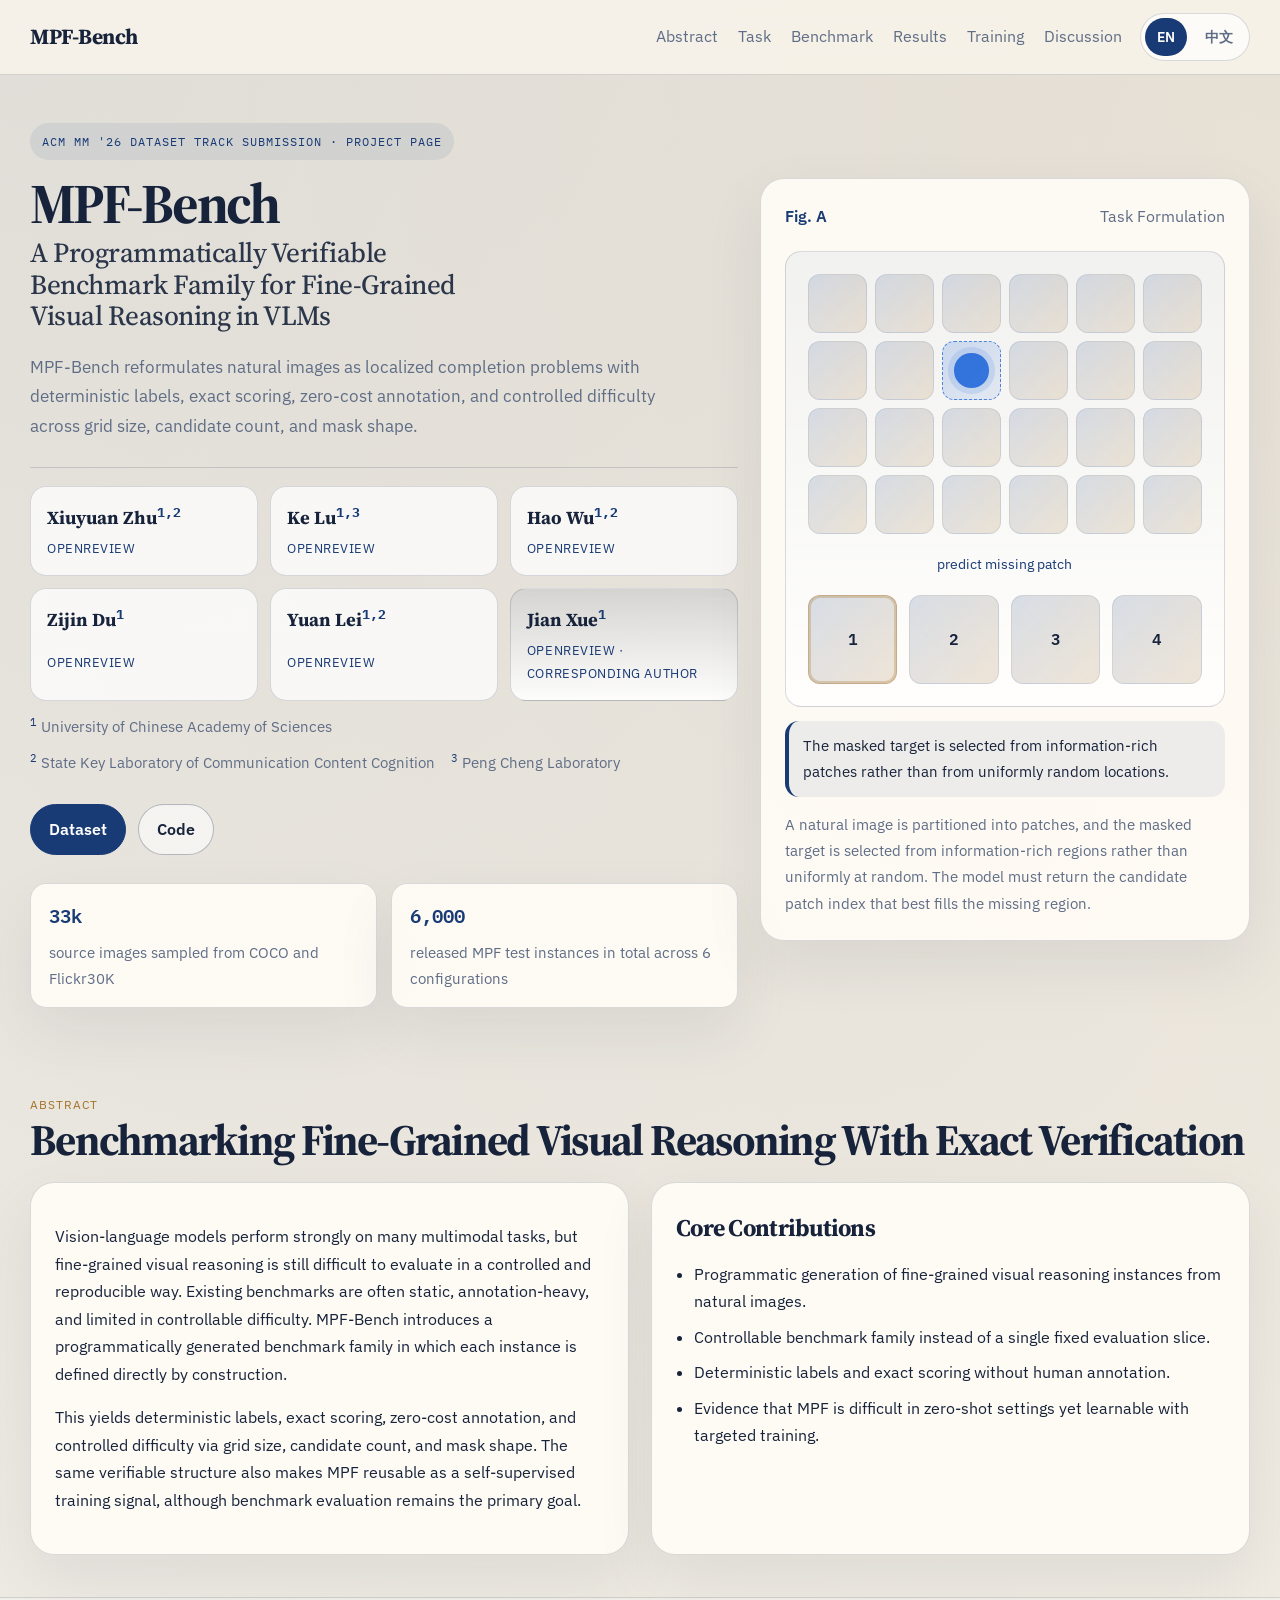
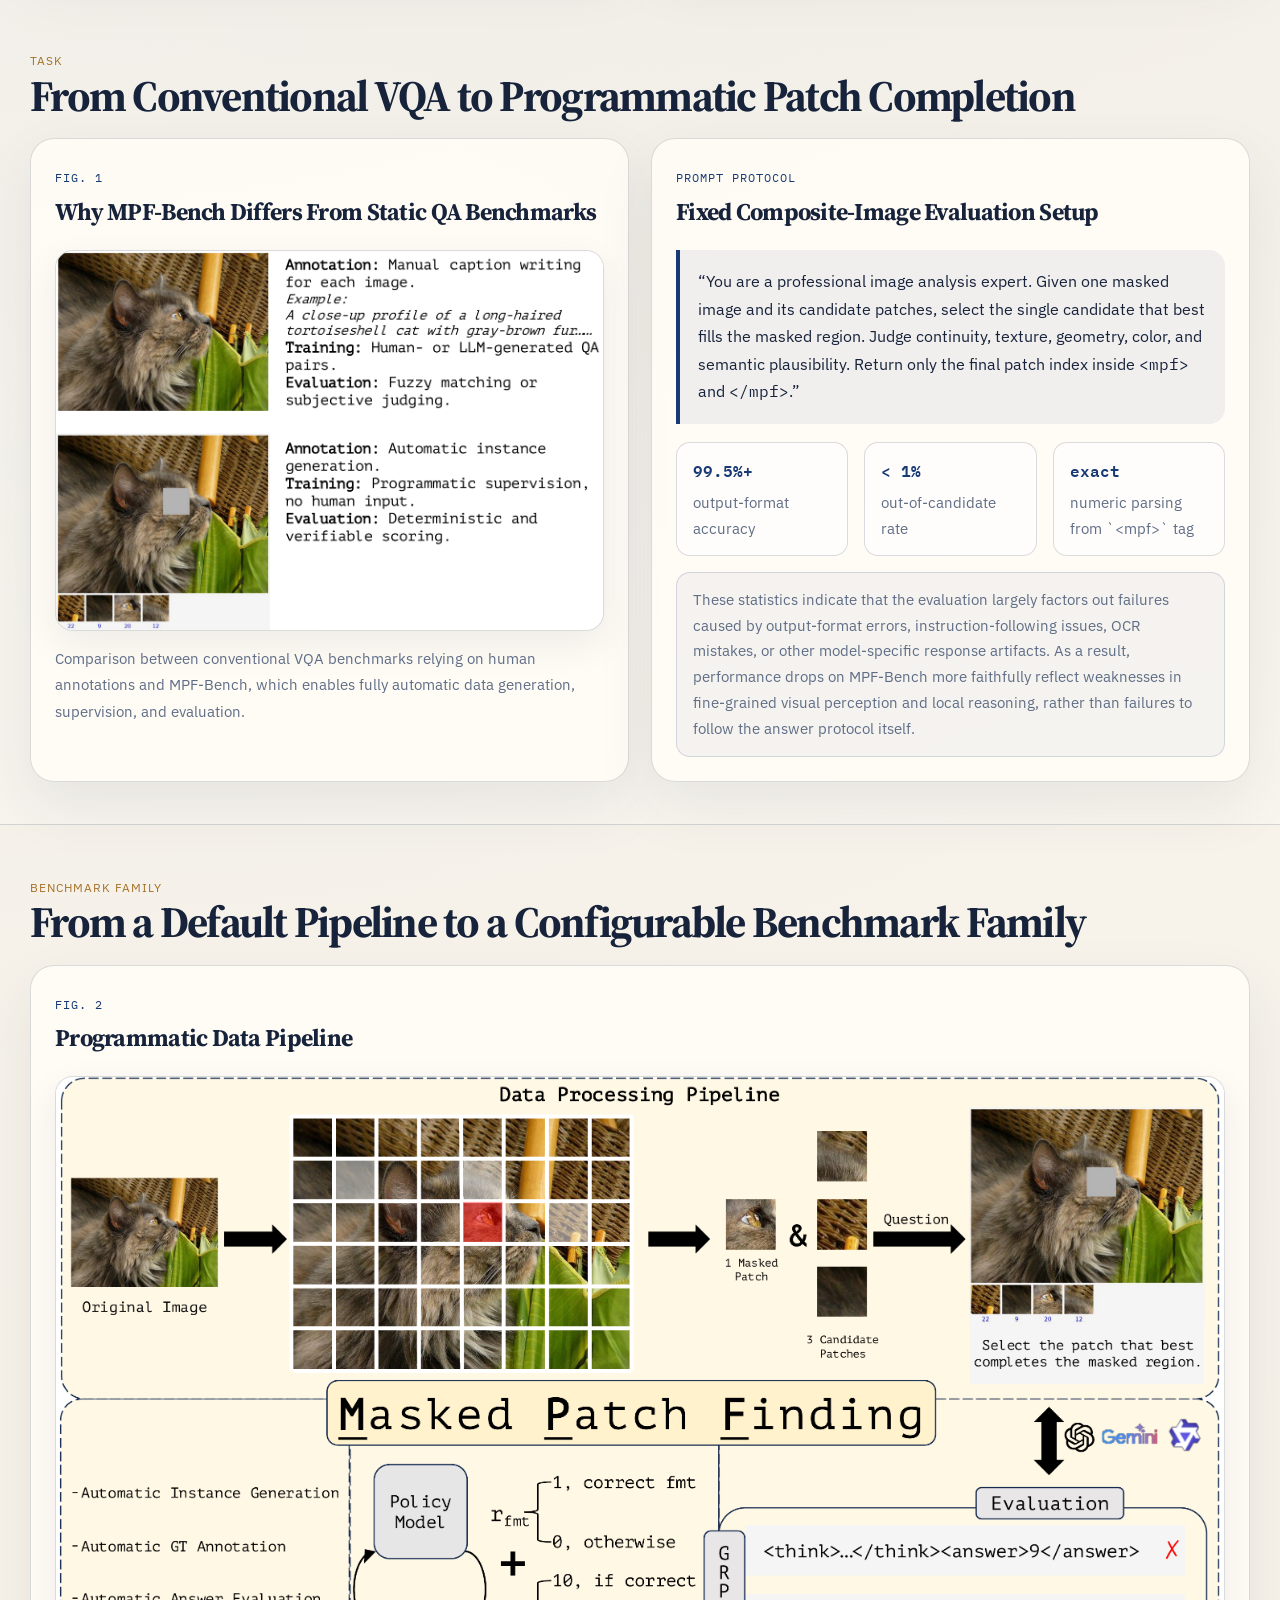
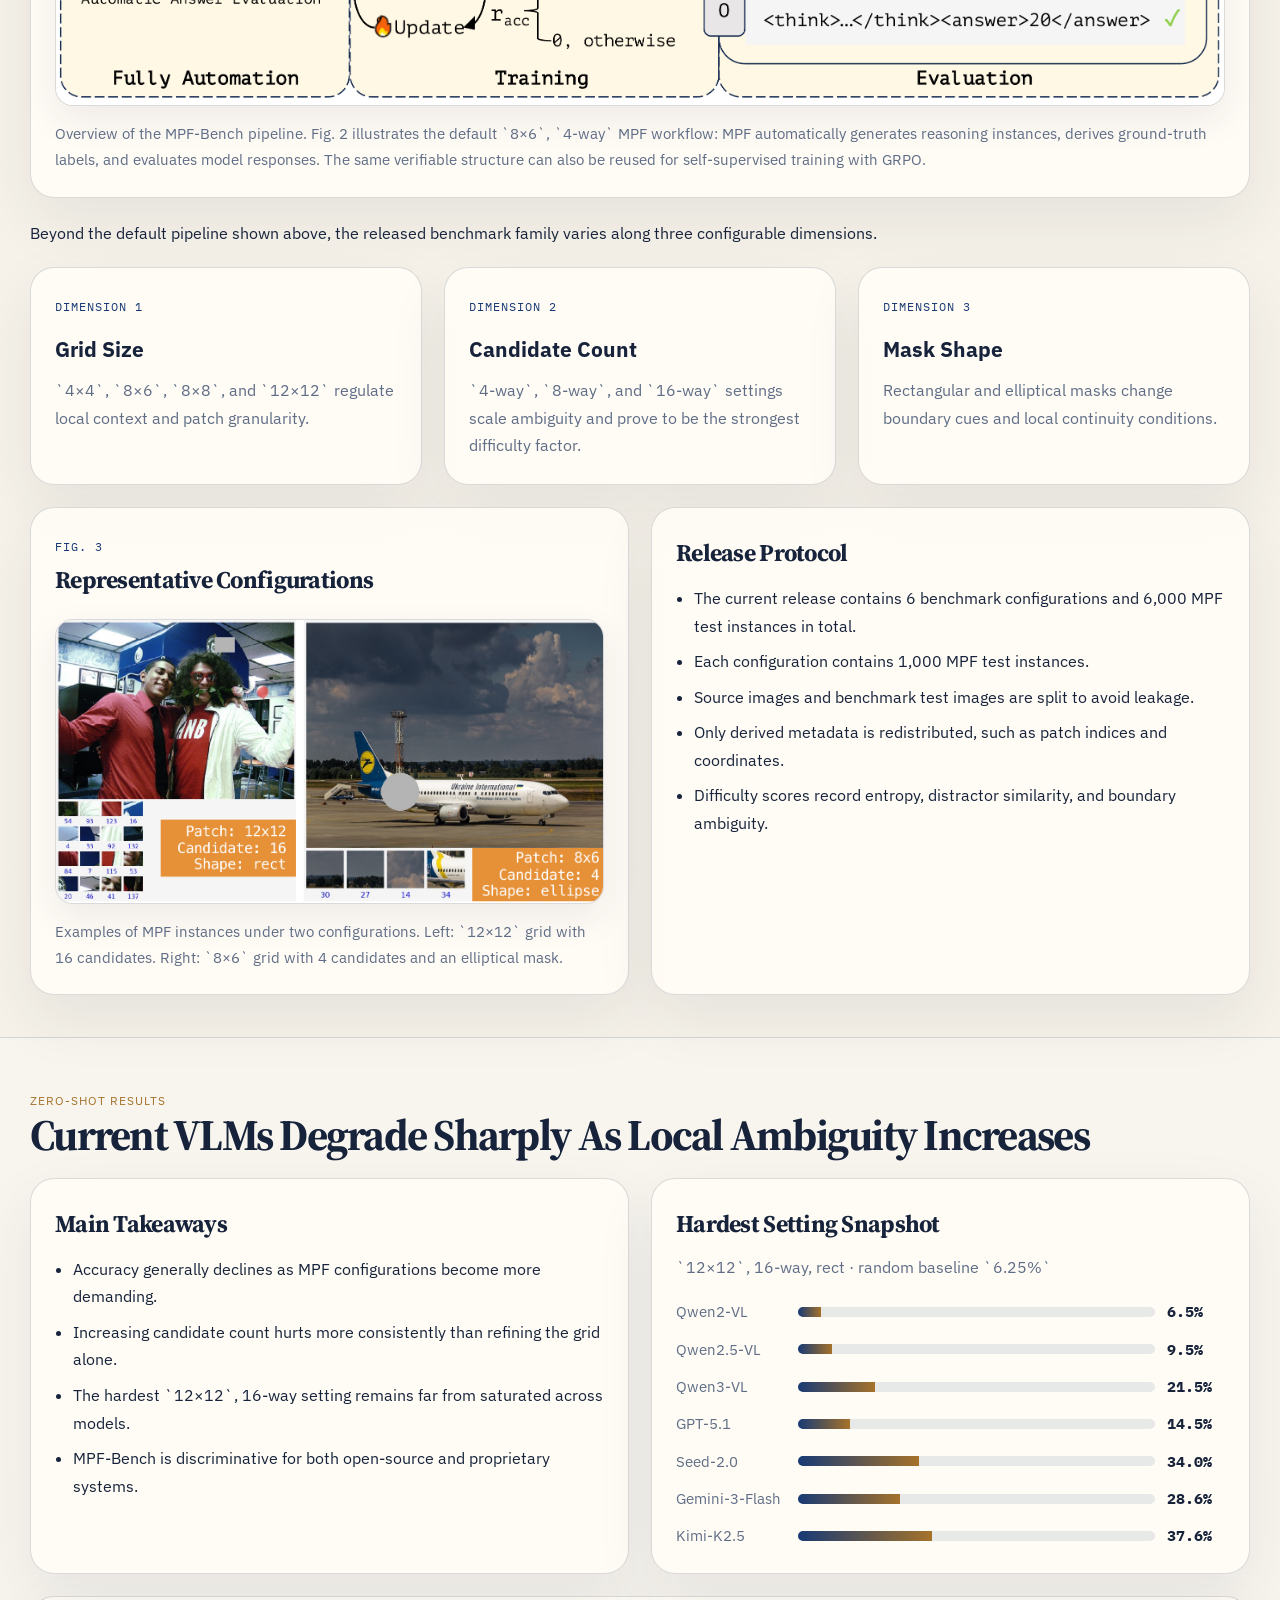
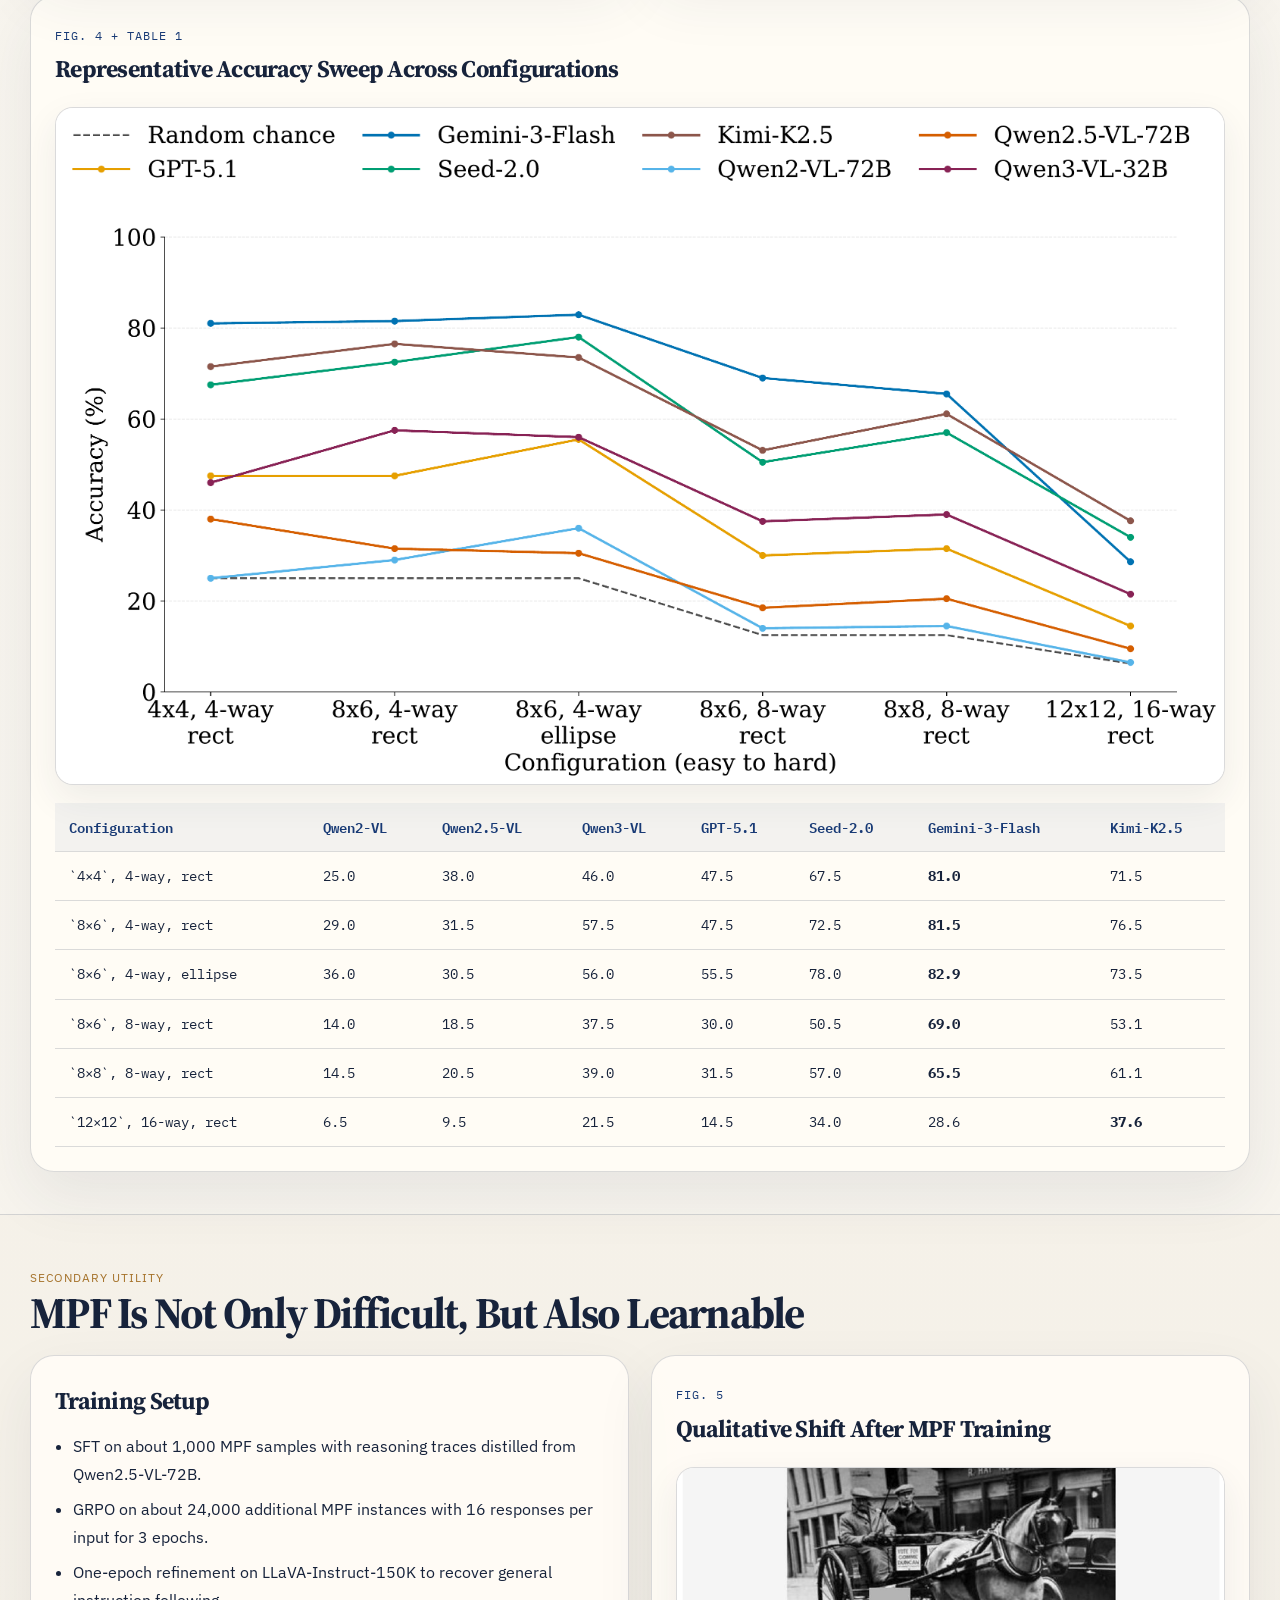
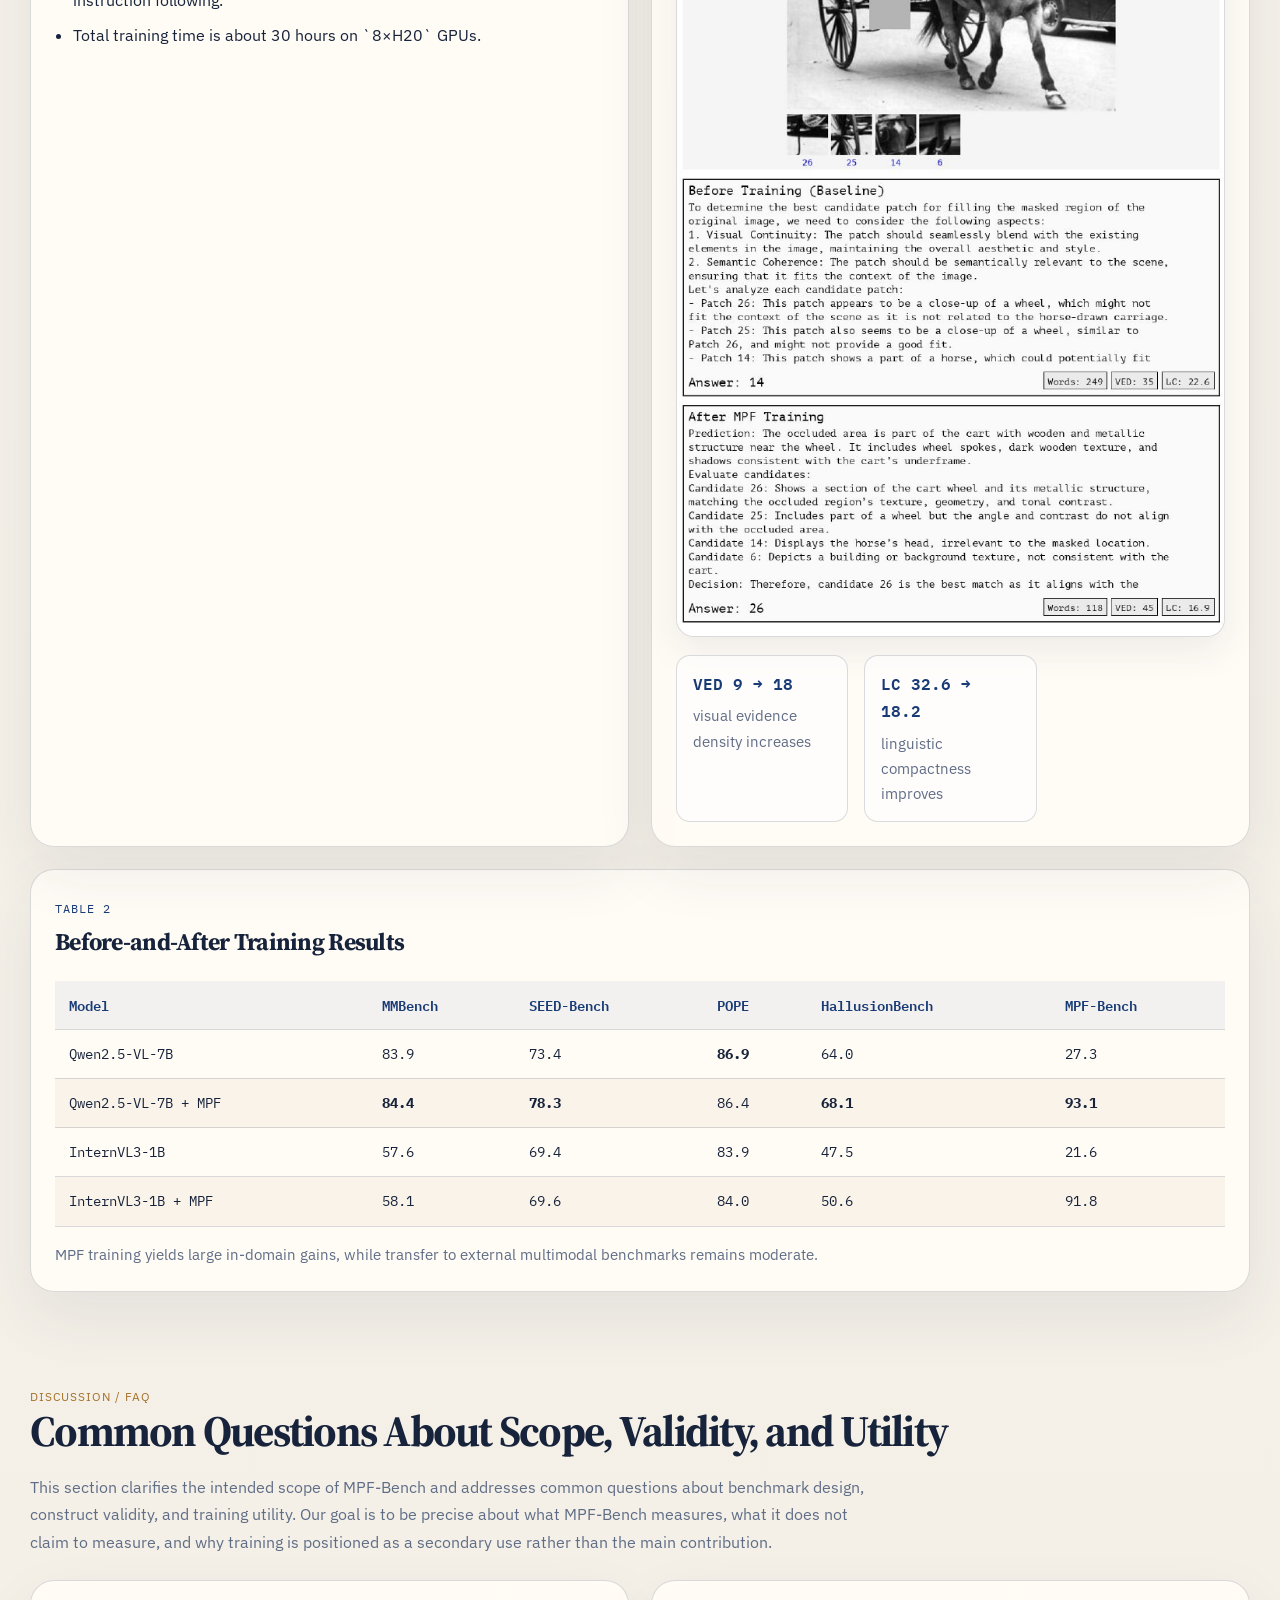
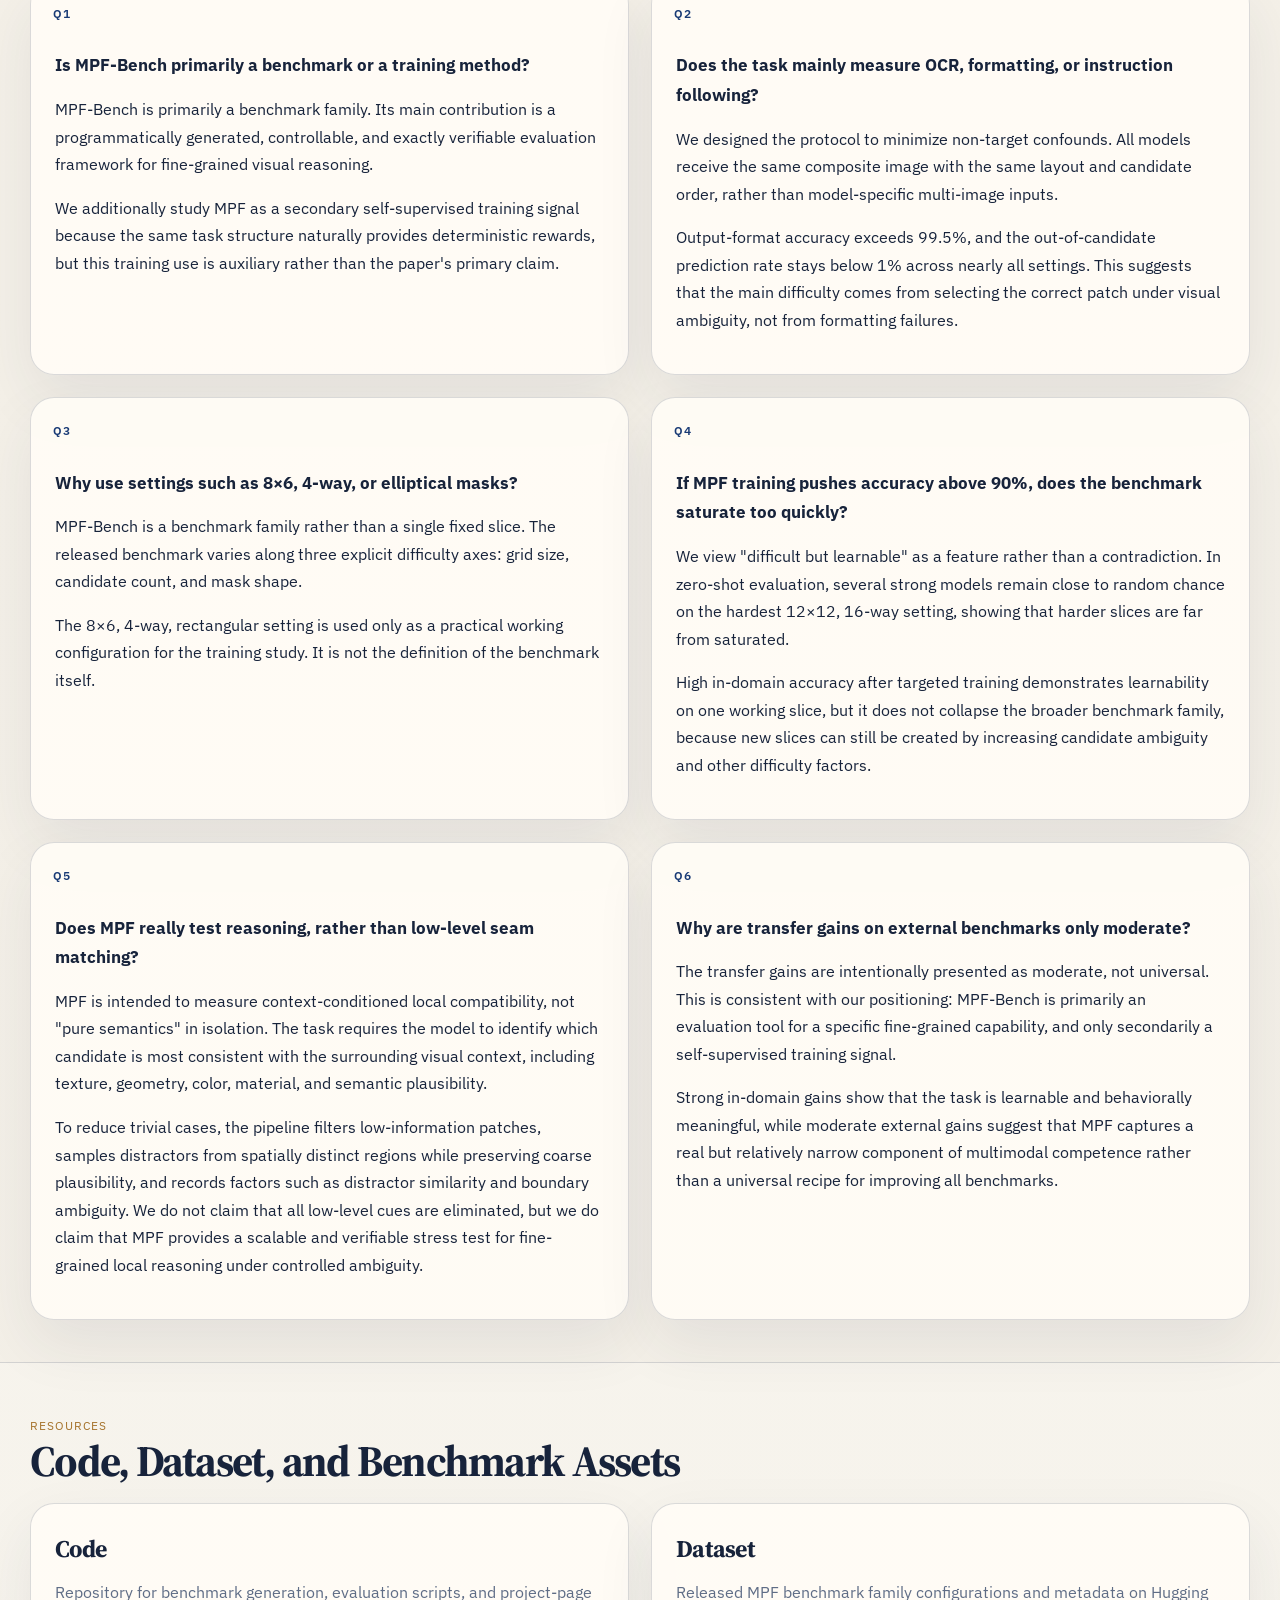
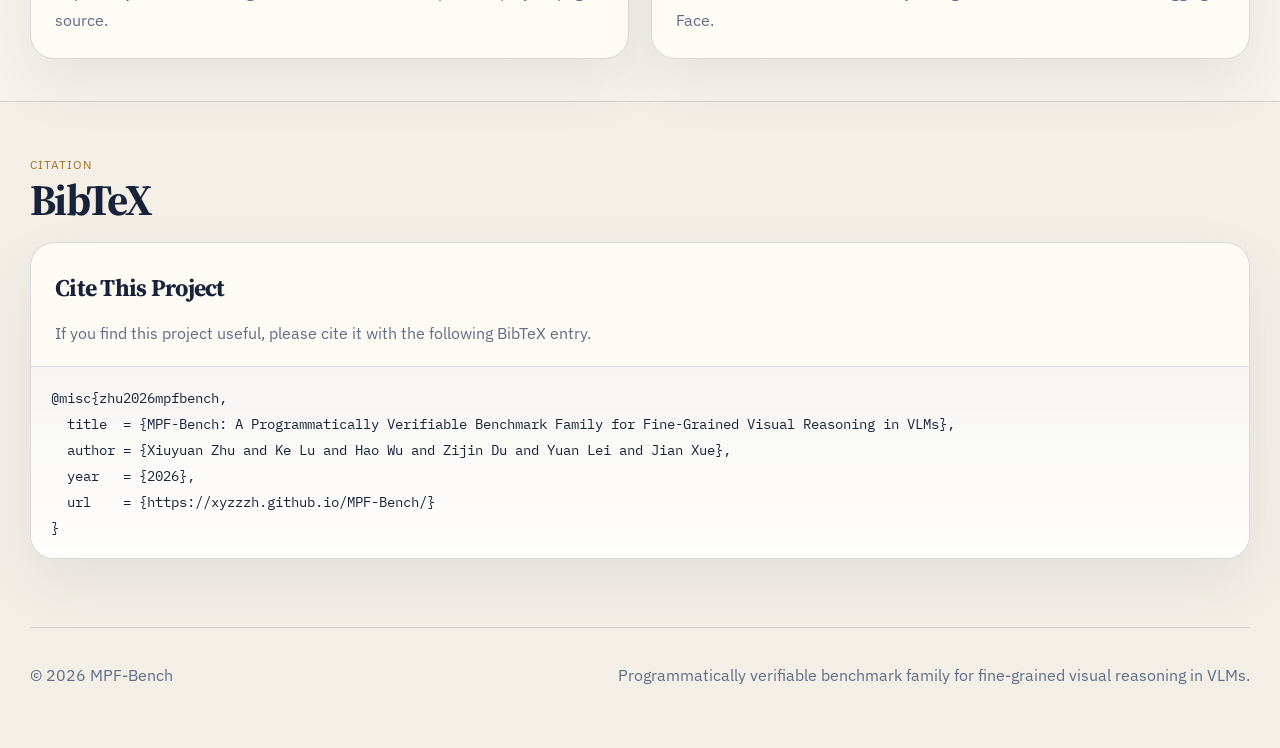
<file: index.html>
<!doctype html>
<html lang="en">
<head>
  <meta charset="UTF-8" />
  <meta name="viewport" content="width=device-width, initial-scale=1.0" />
  <title>MPF-Bench</title>
  <meta
    name="description"
    content="MPF-Bench: a programmatically verifiable benchmark family for fine-grained visual reasoning in vision-language models."
  />
  <link rel="preconnect" href="https://fonts.googleapis.com" />
  <link rel="preconnect" href="https://fonts.gstatic.com" crossorigin />
  <link
    href="https://fonts.googleapis.com/css2?family=IBM+Plex+Sans:wght@400;500;600;700&family=IBM+Plex+Mono:wght@400;500;600&family=Source+Serif+4:wght@500;600;700&display=swap"
    rel="stylesheet"
  />
  <link rel="stylesheet" href="assets/css/style.css" />
</head>
<body>
  <header class="site-header">
    <div class="container nav">
      <a href="#top" class="brand">MPF-Bench</a>
      <div class="nav-right">
        <nav class="nav-links" aria-label="Primary">
          <a href="#abstract">Abstract</a>
          <a href="#task">Task</a>
          <a href="#benchmark">Benchmark</a>
          <a href="#results">Results</a>
          <a href="#training">Training</a>
          <a href="#discussion">Discussion</a>
        </nav>
        <div class="lang-switch" aria-label="Language switch">
          <a class="active" href="./index.html">EN</a>
          <a href="./index-zh.html">中文</a>
        </div>
      </div>
    </div>
  </header>

  <main id="top">
    <section class="hero">
      <div class="container">
        <p class="eyebrow">ACM MM '26 Dataset Track Submission · Project Page</p>
        <div class="hero-grid">
          <div class="hero-copy">
            <h1 class="hero-title-en">
              <span class="hero-title-en-main">MPF-Bench</span>
              <span class="hero-title-en-sub">A Programmatically Verifiable Benchmark Family for Fine-Grained Visual Reasoning in VLMs</span>
            </h1>
            <p class="subtitle">
              MPF-Bench reformulates natural images as localized completion problems with deterministic labels,
              exact scoring, zero-cost annotation, and controlled difficulty across grid size, candidate count,
              and mask shape.
            </p>

            <div class="meta-block">
              <div class="author-links" aria-label="Authors">
                <a class="author-link" href="https://openreview.net/profile?id=~Xiuyuan_Zhu1" target="_blank" rel="noopener">
                  <span class="author-name">Xiuyuan Zhu<sup>1,2</sup></span>
                  <span class="author-meta">OpenReview</span>
                </a>
                <a class="author-link" href="https://openreview.net/profile?id=~Ke_Lv2" target="_blank" rel="noopener">
                  <span class="author-name">Ke Lu<sup>1,3</sup></span>
                  <span class="author-meta">OpenReview</span>
                </a>
                <a class="author-link" href="https://openreview.net/profile?id=~Hao_Wu54" target="_blank" rel="noopener">
                  <span class="author-name">Hao Wu<sup>1,2</sup></span>
                  <span class="author-meta">OpenReview</span>
                </a>
                <a class="author-link" href="https://openreview.net/profile?id=~Zijin_Du1" target="_blank" rel="noopener">
                  <span class="author-name">Zijin Du<sup>1</sup></span>
                  <span class="author-meta">OpenReview</span>
                </a>
                <a class="author-link" href="https://openreview.net/profile?id=~Yuan_Lei1" target="_blank" rel="noopener">
                  <span class="author-name">Yuan Lei<sup>1,2</sup></span>
                  <span class="author-meta">OpenReview</span>
                </a>
                <a class="author-link author-link-corresponding" href="https://openreview.net/profile?id=~Jian_Xue2" target="_blank" rel="noopener">
                  <span class="author-name">Jian Xue<sup>1</sup></span>
                  <span class="author-meta">OpenReview · Corresponding Author</span>
                </a>
              </div>
              <div class="affiliations-list" aria-label="Affiliations">
                <p class="affiliation-item"><sup>1</sup> University of Chinese Academy of Sciences</p>
                <p class="affiliation-item"><sup>2</sup> State Key Laboratory of Communication Content Cognition</p>
                <p class="affiliation-item"><sup>3</sup> Peng Cheng Laboratory</p>
              </div>
            </div>

            <div class="button-row">
              <a class="btn  btn-primary" href="https://huggingface.co/datasets/xyzzzh/MPF-Bench" target="_blank" rel="noopener">Dataset</a>
              <a class="btn" href="https://github.com/xyzzzh/MPF-Bench" target="_blank" rel="noopener">Code</a>
            </div>

            <div class="hero-facts">
              <div class="fact-card">
                <span class="fact-value">33k</span>
                <span class="fact-label">source images sampled from COCO and Flickr30K</span>
              </div>
              <div class="fact-card">
                <span class="fact-value">6,000</span>
                <span class="fact-label">released MPF test instances in total across 6 configurations</span>
              </div>
            </div>
          </div>

          <aside class="hero-panel paper-card">
            <div class="paper-card-head">
              <span>Fig. A</span>
              <span>Task Formulation</span>
            </div>
            <div class="task-demo">
              <div class="task-canvas">
                <div class="patch-grid">
                  <span></span><span></span><span></span><span></span><span></span><span></span>
                  <span></span><span></span><span class="masked"></span><span></span><span></span><span></span>
                  <span></span><span></span><span></span><span></span><span></span><span></span>
                  <span></span><span></span><span></span><span></span><span></span><span></span>
                </div>
                <div class="patch-arrow">predict missing patch</div>
                <div class="candidate-strip">
                  <span class="candidate correct">1</span>
                  <span class="candidate">2</span>
                  <span class="candidate">3</span>
                  <span class="candidate">4</span>
                </div>
              </div>
            </div>
            <div class="task-note">
              The masked target is selected from information-rich patches rather than from uniformly random locations.
            </div>
            <p class="caption">
              A natural image is partitioned into patches, and the masked target is selected from information-rich
              regions rather than uniformly at random. The model must return the candidate patch index that best
              fills the missing region.
            </p>
          </aside>
        </div>
      </div>
    </section>

    <section id="abstract" class="section">
      <div class="container">
        <div class="section-head">
          <p class="section-kicker">Abstract</p>
          <h2>Benchmarking Fine-Grained Visual Reasoning With Exact Verification</h2>
        </div>
        <div class="paper-grid two-col">
          <article class="paper-card">
            <p>
              Vision-language models perform strongly on many multimodal tasks, but fine-grained visual reasoning
              is still difficult to evaluate in a controlled and reproducible way. Existing benchmarks are often
              static, annotation-heavy, and limited in controllable difficulty. MPF-Bench introduces a
              programmatically generated benchmark family in which each instance is defined directly by construction.
            </p>
            <p>
              This yields deterministic labels, exact scoring, zero-cost annotation, and controlled difficulty via
              grid size, candidate count, and mask shape. The same verifiable structure also makes MPF reusable as
              a self-supervised training signal, although benchmark evaluation remains the primary goal.
            </p>
          </article>
          <article class="paper-card">
            <h3 class="card-title">Core Contributions</h3>
            <ul class="clean-list">
              <li>Programmatic generation of fine-grained visual reasoning instances from natural images.</li>
              <li>Controllable benchmark family instead of a single fixed evaluation slice.</li>
              <li>Deterministic labels and exact scoring without human annotation.</li>
              <li>Evidence that MPF is difficult in zero-shot settings yet learnable with targeted training.</li>
            </ul>
          </article>
        </div>
      </div>
    </section>

    <section id="task" class="section section-alt">
      <div class="container">
        <div class="section-head">
          <p class="section-kicker">Task</p>
          <h2>From Conventional VQA to Programmatic Patch Completion</h2>
        </div>

        <div class="paper-grid two-col">
          <article class="figure-card">
            <div class="figure-head">
              <div>
                <span class="figure-label">Fig. 1</span>
                <h3>Why MPF-Bench Differs From Static QA Benchmarks</h3>
              </div>
              <div class="figure-meta">
                <span>`fig/MPF_vs_others.pdf`</span>
                <span>`trim=0 20 210 0`</span>
              </div>
            </div>
            <figure class="paper-figure">
              <img
                class="figure-image"
                src="./assets/figures/mpf-vs-others.png"
                alt="Comparison between conventional VQA benchmarks and MPF-Bench."
              />
            </figure>
            <p class="caption">
              Comparison between conventional VQA benchmarks relying on human annotations and MPF-Bench, which enables fully automatic data generation, supervision, and evaluation.
            </p>
          </article>

          <article class="figure-card">
            <div class="figure-head">
              <div>
                <span class="figure-label">Prompt Protocol</span>
                <h3>Fixed Composite-Image Evaluation Setup</h3>
              </div>
            </div>
            <div class="prompt-box">
              <p>
                “You are a professional image analysis expert. Given one masked image and its candidate patches,
                select the single candidate that best fills the masked region. Judge continuity, texture, geometry,
                color, and semantic plausibility. Return only the final patch index inside
                <code>&lt;mpf&gt;</code> and <code>&lt;/mpf&gt;</code>.”
              </p>
            </div>
            <div class="mini-metrics">
              <div>
                <span class="mini-value">99.5%+</span>
                <span class="mini-label">output-format accuracy</span>
              </div>
              <div>
                <span class="mini-value">&lt; 1%</span>
                <span class="mini-label">out-of-candidate rate</span>
              </div>
              <div>
                <span class="mini-value">exact</span>
                <span class="mini-label">numeric parsing from `&lt;mpf&gt;` tag</span>
              </div>
            </div>
            <div class="prompt-note">
              These statistics indicate that the evaluation largely factors out failures caused by output-format errors,
              instruction-following issues, OCR mistakes, or other model-specific response artifacts. As a result,
              performance drops on MPF-Bench more faithfully reflect weaknesses in fine-grained visual perception and
              local reasoning, rather than failures to follow the answer protocol itself.
            </div>
          </article>
        </div>
      </div>
    </section>

    <section id="benchmark" class="section">
      <div class="container">
        <div class="section-head">
          <p class="section-kicker">Benchmark Family</p>
          <h2>From a Default Pipeline to a Configurable Benchmark Family</h2>
        </div>

        <div class="figure-card">
          <div class="figure-head">
            <div>
              <span class="figure-label">Fig. 2</span>
              <h3>Programmatic Data Pipeline</h3>
            </div>
            <div class="figure-meta">
              <span>`fig/MPF_data_pipeline.pdf`</span>
              <span>`trim=5 580 5 610`</span>
            </div>
          </div>
          <figure class="paper-figure">
            <img
              class="figure-image"
              src="./assets/figures/mpf-data-pipeline.png"
              alt="Overview of the MPF-Bench pipeline."
            />
          </figure>
          <p class="caption">
            Overview of the MPF-Bench pipeline. Fig. 2 illustrates the default `8×6`, `4-way` MPF workflow: MPF automatically generates reasoning instances, derives ground-truth labels, and evaluates model responses. The same verifiable structure can also be reused for self-supervised training with GRPO.
          </p>
        </div>

        <div class="section-head top-gap">
          <p>Beyond the default pipeline shown above, the released benchmark family varies along three configurable dimensions.</p>
        </div>

        <div class="paper-grid three-col">
          <article class="paper-card axis-card">
            <span class="axis-tag">Dimension 1</span>
            <h3>Grid Size</h3>
            <p>`4×4`, `8×6`, `8×8`, and `12×12` regulate local context and patch granularity.</p>
          </article>
          <article class="paper-card axis-card">
            <span class="axis-tag">Dimension 2</span>
            <h3>Candidate Count</h3>
            <p>`4-way`, `8-way`, and `16-way` settings scale ambiguity and prove to be the strongest difficulty factor.</p>
          </article>
          <article class="paper-card axis-card">
            <span class="axis-tag">Dimension 3</span>
            <h3>Mask Shape</h3>
            <p>Rectangular and elliptical masks change boundary cues and local continuity conditions.</p>
          </article>
        </div>

        <div class="paper-grid two-col top-gap">
          <article class="figure-card">
            <div class="figure-head">
              <div>
                <span class="figure-label">Fig. 3</span>
                <h3>Representative Configurations</h3>
              </div>
              <div class="figure-meta">
                <span>`fig/mpf_sample.pdf`</span>
                <span>`trim=0 325 544 0`</span>
              </div>
            </div>
            <figure class="paper-figure">
              <img
                class="figure-image"
                src="./assets/figures/mpf-sample.png"
                alt="Examples of MPF instances under two configurations."
              />
            </figure>
            <p class="caption">
              Examples of MPF instances under two configurations. Left: `12×12` grid with 16 candidates. Right: `8×6` grid with 4 candidates and an elliptical mask.
            </p>
          </article>

          <article class="paper-card">
            <h3 class="card-title">Release Protocol</h3>
            <ul class="clean-list">
              <li>The current release contains 6 benchmark configurations and 6,000 MPF test instances in total.</li>
              <li>Each configuration contains 1,000 MPF test instances.</li>
              <li>Source images and benchmark test images are split to avoid leakage.</li>
              <li>Only derived metadata is redistributed, such as patch indices and coordinates.</li>
              <li>Difficulty scores record entropy, distractor similarity, and boundary ambiguity.</li>
            </ul>
          </article>
        </div>
      </div>
    </section>

    <section id="results" class="section section-alt">
      <div class="container">
        <div class="section-head">
          <p class="section-kicker">Zero-Shot Results</p>
          <h2>Current VLMs Degrade Sharply As Local Ambiguity Increases</h2>
        </div>

        <div class="paper-grid two-col">
          <article class="paper-card">
            <h3 class="card-title">Main Takeaways</h3>
            <ul class="clean-list">
              <li>Accuracy generally declines as MPF configurations become more demanding.</li>
              <li>Increasing candidate count hurts more consistently than refining the grid alone.</li>
              <li>The hardest `12×12`, 16-way setting remains far from saturated across models.</li>
              <li>MPF-Bench is discriminative for both open-source and proprietary systems.</li>
            </ul>
          </article>

          <article class="paper-card hardest-card">
            <h3 class="card-title">Hardest Setting Snapshot</h3>
            <p class="hardest-subtitle">`12×12`, 16-way, rect · random baseline `6.25%`</p>
            <div class="bar-list">
              <div class="bar-row"><span>Qwen2-VL</span><div class="bar"><i style="width: 6.5%;"></i></div><strong>6.5%</strong></div>
              <div class="bar-row"><span>Qwen2.5-VL</span><div class="bar"><i style="width: 9.5%;"></i></div><strong>9.5%</strong></div>
              <div class="bar-row"><span>Qwen3-VL</span><div class="bar"><i style="width: 21.5%;"></i></div><strong>21.5%</strong></div>
              <div class="bar-row"><span>GPT-5.1</span><div class="bar"><i style="width: 14.5%;"></i></div><strong>14.5%</strong></div>
              <div class="bar-row"><span>Seed-2.0</span><div class="bar"><i style="width: 34%;"></i></div><strong>34.0%</strong></div>
              <div class="bar-row"><span>Gemini-3-Flash</span><div class="bar"><i style="width: 28.6%;"></i></div><strong>28.6%</strong></div>
              <div class="bar-row"><span>Kimi-K2.5</span><div class="bar"><i style="width: 37.6%;"></i></div><strong>37.6%</strong></div>
            </div>
          </article>
        </div>

        <div class="figure-card top-gap">
          <div class="figure-head">
            <div>
              <span class="figure-label">Fig. 4 + Table 1</span>
              <h3>Representative Accuracy Sweep Across Configurations</h3>
            </div>
            <div class="figure-meta">
              <span>`fig/mpf_accuracy_sweep.pdf`</span>
              <span>main paper sweep</span>
            </div>
          </div>
          <figure class="paper-figure">
            <img
              class="figure-image"
              src="./assets/figures/mpf-accuracy-sweep.png"
              alt="Zero-shot accuracy on MPF-Bench under increasingly difficult configurations."
            />
          </figure>
          <div class="table-wrap">
            <table class="results-table">
              <thead>
                <tr>
                  <th>Configuration</th>
                  <th>Qwen2-VL</th>
                  <th>Qwen2.5-VL</th>
                  <th>Qwen3-VL</th>
                  <th>GPT-5.1</th>
                  <th>Seed-2.0</th>
                  <th>Gemini-3-Flash</th>
                  <th>Kimi-K2.5</th>
                </tr>
              </thead>
              <tbody>
                <tr>
                  <td>`4×4`, 4-way, rect</td>
                  <td>25.0</td>
                  <td>38.0</td>
                  <td>46.0</td>
                  <td>47.5</td>
                  <td>67.5</td>
                  <td><strong>81.0</strong></td>
                  <td>71.5</td>
                </tr>
                <tr>
                  <td>`8×6`, 4-way, rect</td>
                  <td>29.0</td>
                  <td>31.5</td>
                  <td>57.5</td>
                  <td>47.5</td>
                  <td>72.5</td>
                  <td><strong>81.5</strong></td>
                  <td>76.5</td>
                </tr>
                <tr>
                  <td>`8×6`, 4-way, ellipse</td>
                  <td>36.0</td>
                  <td>30.5</td>
                  <td>56.0</td>
                  <td>55.5</td>
                  <td>78.0</td>
                  <td><strong>82.9</strong></td>
                  <td>73.5</td>
                </tr>
                <tr>
                  <td>`8×6`, 8-way, rect</td>
                  <td>14.0</td>
                  <td>18.5</td>
                  <td>37.5</td>
                  <td>30.0</td>
                  <td>50.5</td>
                  <td><strong>69.0</strong></td>
                  <td>53.1</td>
                </tr>
                <tr>
                  <td>`8×8`, 8-way, rect</td>
                  <td>14.5</td>
                  <td>20.5</td>
                  <td>39.0</td>
                  <td>31.5</td>
                  <td>57.0</td>
                  <td><strong>65.5</strong></td>
                  <td>61.1</td>
                </tr>
                <tr>
                  <td>`12×12`, 16-way, rect</td>
                  <td>6.5</td>
                  <td>9.5</td>
                  <td>21.5</td>
                  <td>14.5</td>
                  <td>34.0</td>
                  <td>28.6</td>
                  <td><strong>37.6</strong></td>
                </tr>
              </tbody>
            </table>
          </div>
        </div>
      </div>
    </section>

    <section id="training" class="section">
      <div class="container">
        <div class="section-head">
          <p class="section-kicker">Secondary Utility</p>
          <h2>MPF Is Not Only Difficult, But Also Learnable</h2>
        </div>

        <div class="paper-grid two-col">
          <article class="paper-card">
            <h3 class="card-title">Training Setup</h3>
            <ul class="clean-list">
              <li>SFT on about 1,000 MPF samples with reasoning traces distilled from Qwen2.5-VL-72B.</li>
              <li>GRPO on about 24,000 additional MPF instances with 16 responses per input for 3 epochs.</li>
              <li>One-epoch refinement on LLaVA-Instruct-150K to recover general instruction following.</li>
              <li>Total training time is about 30 hours on `8×H20` GPUs.</li>
            </ul>
          </article>

          <article class="figure-card">
            <div class="figure-head">
              <div>
                <span class="figure-label">Fig. 5</span>
                <h3>Qualitative Shift After MPF Training</h3>
              </div>
              <div class="figure-meta">
                <span>`fig/mpf_qualitative_comparison.pdf`</span>
                <span>`trim=5 15 5 10`</span>
              </div>
            </div>
            <figure class="paper-figure">
              <img
                class="figure-image figure-image-tall"
                src="./assets/figures/mpf-qualitative-comparison.png"
                alt="Qualitative comparison before and after MPF training."
              />
            </figure>
            <div class="mini-metrics">
              <div>
                <span class="mini-value">VED 9 → 18</span>
                <span class="mini-label">visual evidence density increases</span>
              </div>
              <div>
                <span class="mini-value">LC 32.6 → 18.2</span>
                <span class="mini-label">linguistic compactness improves</span>
              </div>
            </div>
          </article>
        </div>

        <div class="figure-card top-gap">
          <div class="figure-head">
            <div>
              <span class="figure-label">Table 2</span>
              <h3>Before-and-After Training Results</h3>
            </div>
          </div>
          <div class="table-wrap">
            <table class="results-table compact-table">
              <thead>
                <tr>
                  <th>Model</th>
                  <th>MMBench</th>
                  <th>SEED-Bench</th>
                  <th>POPE</th>
                  <th>HallusionBench</th>
                  <th>MPF-Bench</th>
                </tr>
              </thead>
              <tbody>
                <tr>
                  <td>Qwen2.5-VL-7B</td>
                  <td>83.9</td>
                  <td>73.4</td>
                  <td><strong>86.9</strong></td>
                  <td>64.0</td>
                  <td>27.3</td>
                </tr>
                <tr class="highlight-row">
                  <td>Qwen2.5-VL-7B + MPF</td>
                  <td><strong>84.4</strong></td>
                  <td><strong>78.3</strong></td>
                  <td>86.4</td>
                  <td><strong>68.1</strong></td>
                  <td><strong>93.1</strong></td>
                </tr>
                <tr>
                  <td>InternVL3-1B</td>
                  <td>57.6</td>
                  <td>69.4</td>
                  <td>83.9</td>
                  <td>47.5</td>
                  <td>21.6</td>
                </tr>
                <tr class="highlight-row">
                  <td>InternVL3-1B + MPF</td>
                  <td>58.1</td>
                  <td>69.6</td>
                  <td>84.0</td>
                  <td>50.6</td>
                  <td>91.8</td>
                </tr>
              </tbody>
            </table>
          </div>
          <p class="caption">
            MPF training yields large in-domain gains, while transfer to external multimodal benchmarks remains moderate.
          </p>
        </div>
      </div>
    </section>

    <section id="discussion" class="section">
      <div class="container">
        <div class="section-head">
          <p class="section-kicker">Discussion / FAQ</p>
          <h2>Common Questions About Scope, Validity, and Utility</h2>
        </div>
        <p class="faq-intro">
          This section clarifies the intended scope of MPF-Bench and addresses common questions about
          benchmark design, construct validity, and training utility. Our goal is to be precise about
          what MPF-Bench measures, what it does not claim to measure, and why training is positioned as a
          secondary use rather than the main contribution.
        </p>
        <div class="paper-grid two-col faq-grid">
          <article class="paper-card faq-item">
            <span class="faq-index">Q1</span>
            <h3>Is MPF-Bench primarily a benchmark or a training method?</h3>
            <p>
              MPF-Bench is primarily a benchmark family. Its main contribution is a programmatically
              generated, controllable, and exactly verifiable evaluation framework for fine-grained visual
              reasoning.
            </p>
            <p>
              We additionally study MPF as a secondary self-supervised training signal because the same task
              structure naturally provides deterministic rewards, but this training use is auxiliary rather
              than the paper's primary claim.
            </p>
          </article>
          <article class="paper-card faq-item">
            <span class="faq-index">Q2</span>
            <h3>Does the task mainly measure OCR, formatting, or instruction following?</h3>
            <p>
              We designed the protocol to minimize non-target confounds. All models receive the same
              composite image with the same layout and candidate order, rather than model-specific
              multi-image inputs.
            </p>
            <p>
              Output-format accuracy exceeds 99.5%, and the out-of-candidate prediction rate stays below 1%
              across nearly all settings. This suggests that the main difficulty comes from selecting the
              correct patch under visual ambiguity, not from formatting failures.
            </p>
          </article>
          <article class="paper-card faq-item">
            <span class="faq-index">Q3</span>
            <h3>Why use settings such as <code>8×6</code>, 4-way, or elliptical masks?</h3>
            <p>
              MPF-Bench is a benchmark family rather than a single fixed slice. The released benchmark varies
              along three explicit difficulty axes: grid size, candidate count, and mask shape.
            </p>
            <p>
              The <code>8×6</code>, 4-way, rectangular setting is used only as a practical working
              configuration for the training study. It is not the definition of the benchmark itself.
            </p>
          </article>
          <article class="paper-card faq-item">
            <span class="faq-index">Q4</span>
            <h3>If MPF training pushes accuracy above 90%, does the benchmark saturate too quickly?</h3>
            <p>
              We view "difficult but learnable" as a feature rather than a contradiction. In zero-shot
              evaluation, several strong models remain close to random chance on the hardest
              <code>12×12</code>, 16-way setting, showing that harder slices are far from saturated.
            </p>
            <p>
              High in-domain accuracy after targeted training demonstrates learnability on one working slice,
              but it does not collapse the broader benchmark family, because new slices can still be created
              by increasing candidate ambiguity and other difficulty factors.
            </p>
          </article>
          <article class="paper-card faq-item">
            <span class="faq-index">Q5</span>
            <h3>Does MPF really test reasoning, rather than low-level seam matching?</h3>
            <p>
              MPF is intended to measure context-conditioned local compatibility, not "pure semantics" in
              isolation. The task requires the model to identify which candidate is most consistent with the
              surrounding visual context, including texture, geometry, color, material, and semantic
              plausibility.
            </p>
            <p>
              To reduce trivial cases, the pipeline filters low-information patches, samples distractors from
              spatially distinct regions while preserving coarse plausibility, and records factors such as
              distractor similarity and boundary ambiguity. We do not claim that all low-level cues are
              eliminated, but we do claim that MPF provides a scalable and verifiable stress test for
              fine-grained local reasoning under controlled ambiguity.
            </p>
          </article>
          <article class="paper-card faq-item">
            <span class="faq-index">Q6</span>
            <h3>Why are transfer gains on external benchmarks only moderate?</h3>
            <p>
              The transfer gains are intentionally presented as moderate, not universal. This is consistent
              with our positioning: MPF-Bench is primarily an evaluation tool for a specific fine-grained
              capability, and only secondarily a self-supervised training signal.
            </p>
            <p>
              Strong in-domain gains show that the task is learnable and behaviorally meaningful, while
              moderate external gains suggest that MPF captures a real but relatively narrow component of
              multimodal competence rather than a universal recipe for improving all benchmarks.
            </p>
          </article>
        </div>
      </div>
    </section>

    <section id="resources" class="section section-alt">
      <div class="container">
        <div class="section-head">
          <p class="section-kicker">Resources</p>
          <h2>Code, Dataset, and Benchmark Assets</h2>
        </div>
        <div class="paper-grid two-col">
          <a class="resource-card" href="https://github.com/xyzzzh/MPF-Bench" target="_blank" rel="noopener">
            <h3>Code</h3>
            <p>Repository for benchmark generation, evaluation scripts, and project-page source.</p>
          </a>
          <a class="resource-card" href="https://huggingface.co/datasets/xyzzzh/MPF-Bench" target="_blank" rel="noopener">
            <h3>Dataset</h3>
            <p>Released MPF benchmark family configurations and metadata on Hugging Face.</p>
          </a>
        </div>
      </div>
    </section>

    <section id="citation" class="section">
      <div class="container">
        <div class="section-head">
          <p class="section-kicker">Citation</p>
          <h2>BibTeX</h2>
        </div>
        <article class="paper-card citation-card">
          <div class="citation-copy">
            <h3 class="card-title">Cite This Project</h3>
            <p>If you find this project useful, please cite it with the following BibTeX entry.</p>
          </div>
          <div class="bibtex-block">
            <pre><code>@misc{zhu2026mpfbench,
  title  = {MPF-Bench: A Programmatically Verifiable Benchmark Family for Fine-Grained Visual Reasoning in VLMs},
  author = {Xiuyuan Zhu and Ke Lu and Hao Wu and Zijin Du and Yuan Lei and Jian Xue},
  year   = {2026},
  url    = {https://xyzzzh.github.io/MPF-Bench/}
}</code></pre>
          </div>
        </article>
      </div>
    </section>
  </main>

  <footer class="site-footer">
    <div class="container footer-inner">
      <p>© <span id="year"></span> MPF-Bench</p>
      <p>Programmatically verifiable benchmark family for fine-grained visual reasoning in VLMs.</p>
    </div>
  </footer>

  <script src="assets/js/main.js"></script>
</body>
</html>
</file>
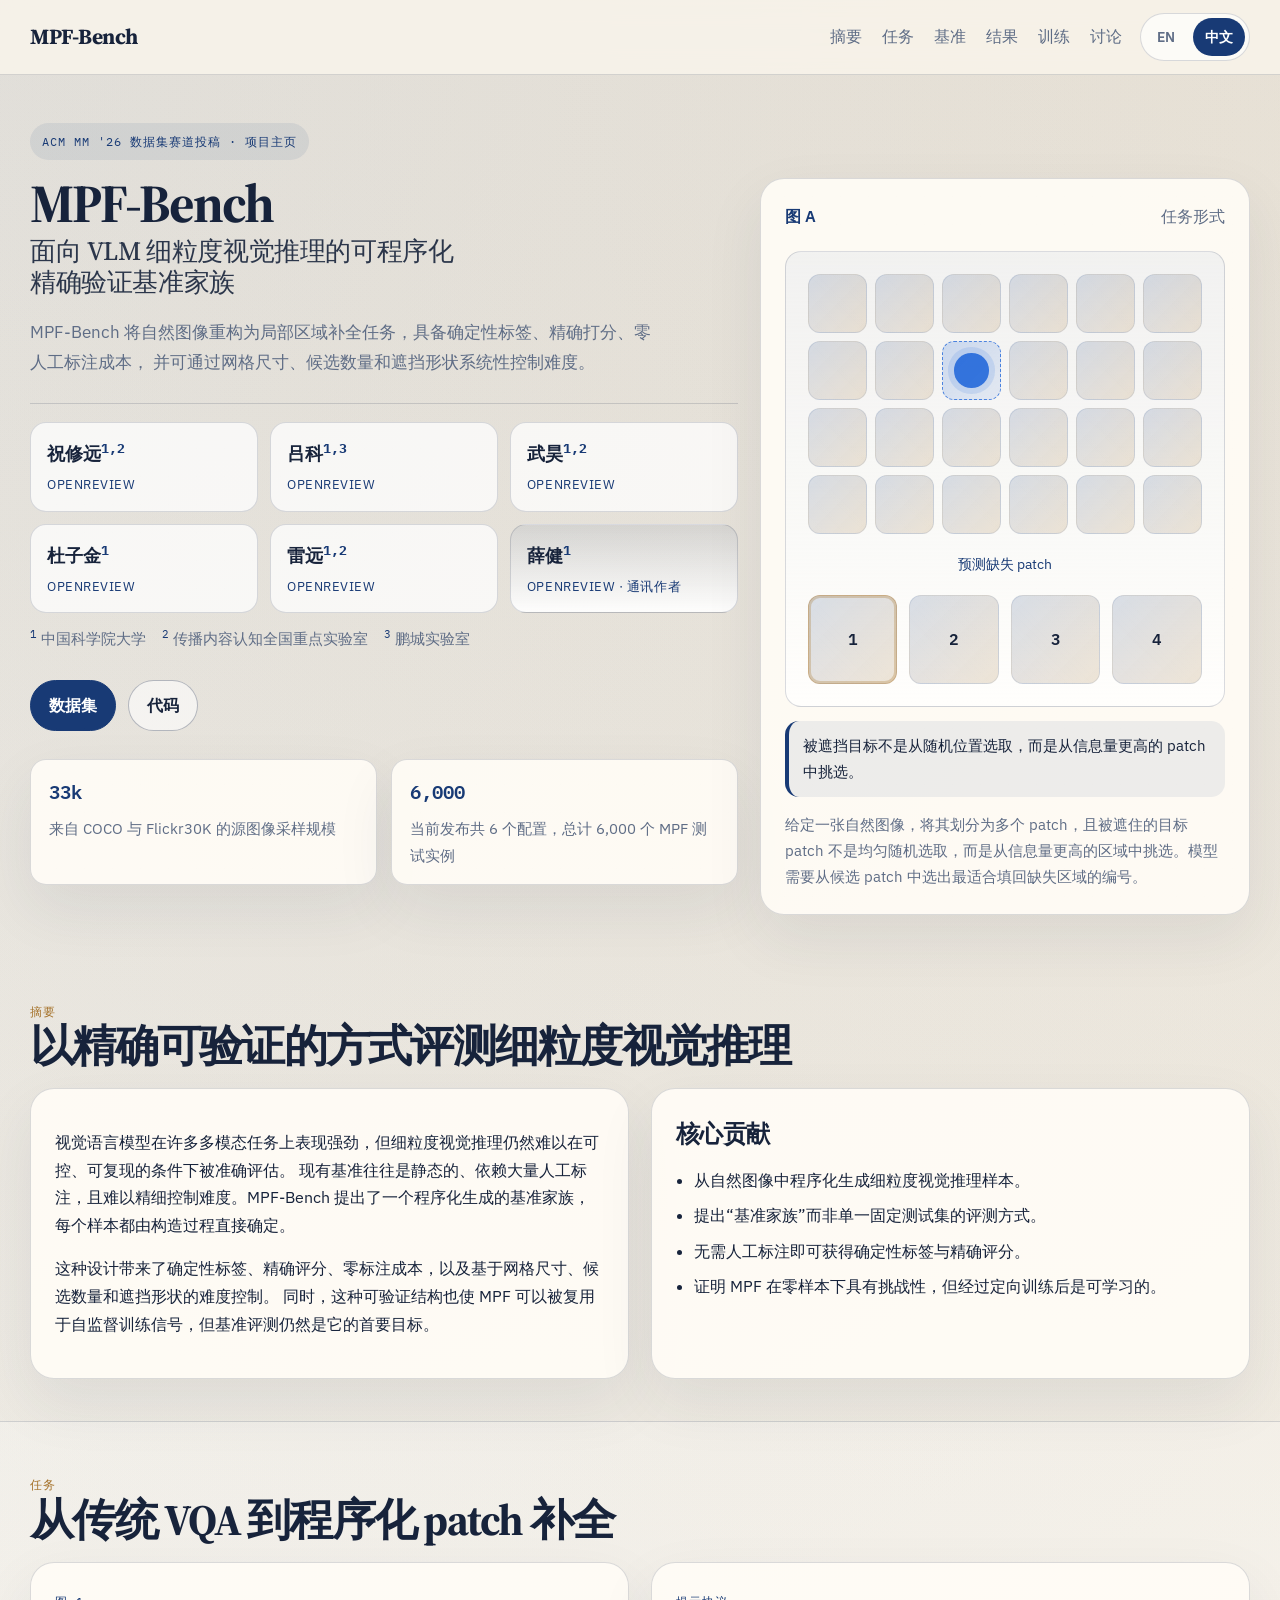
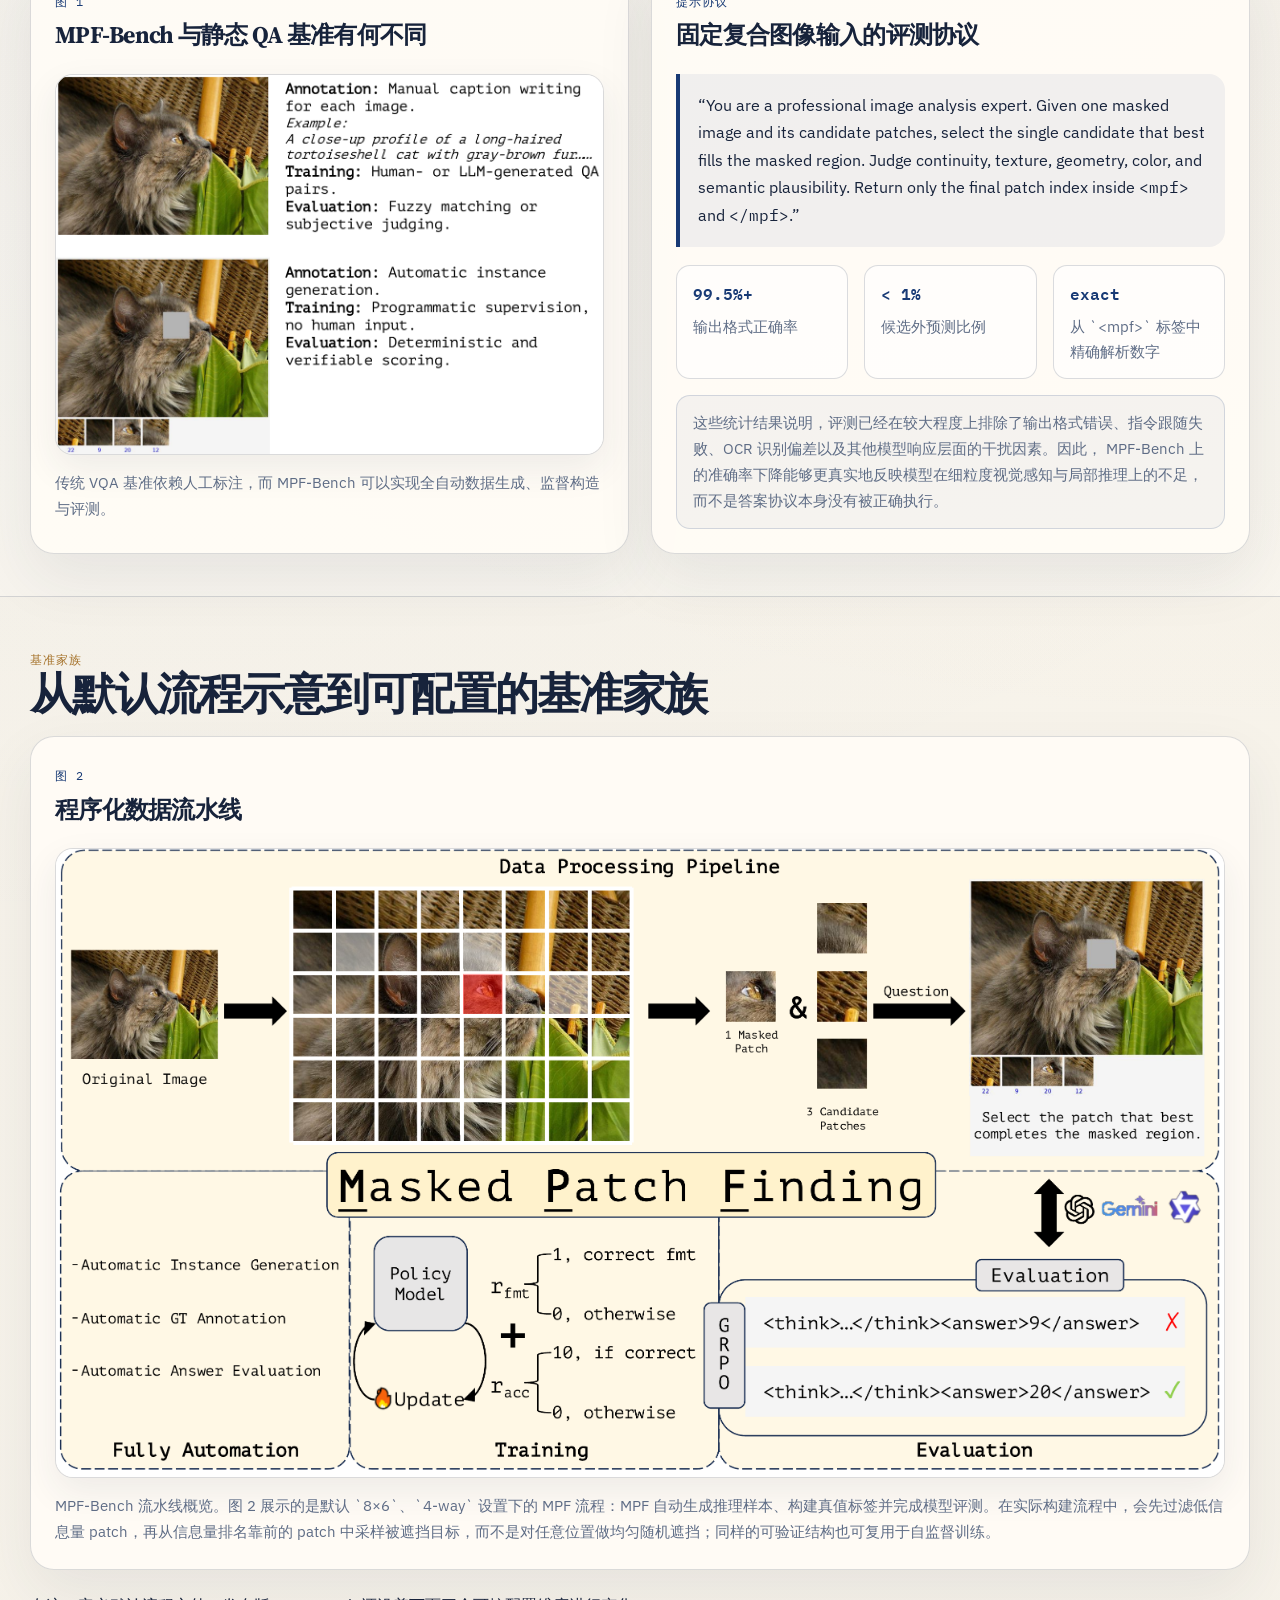
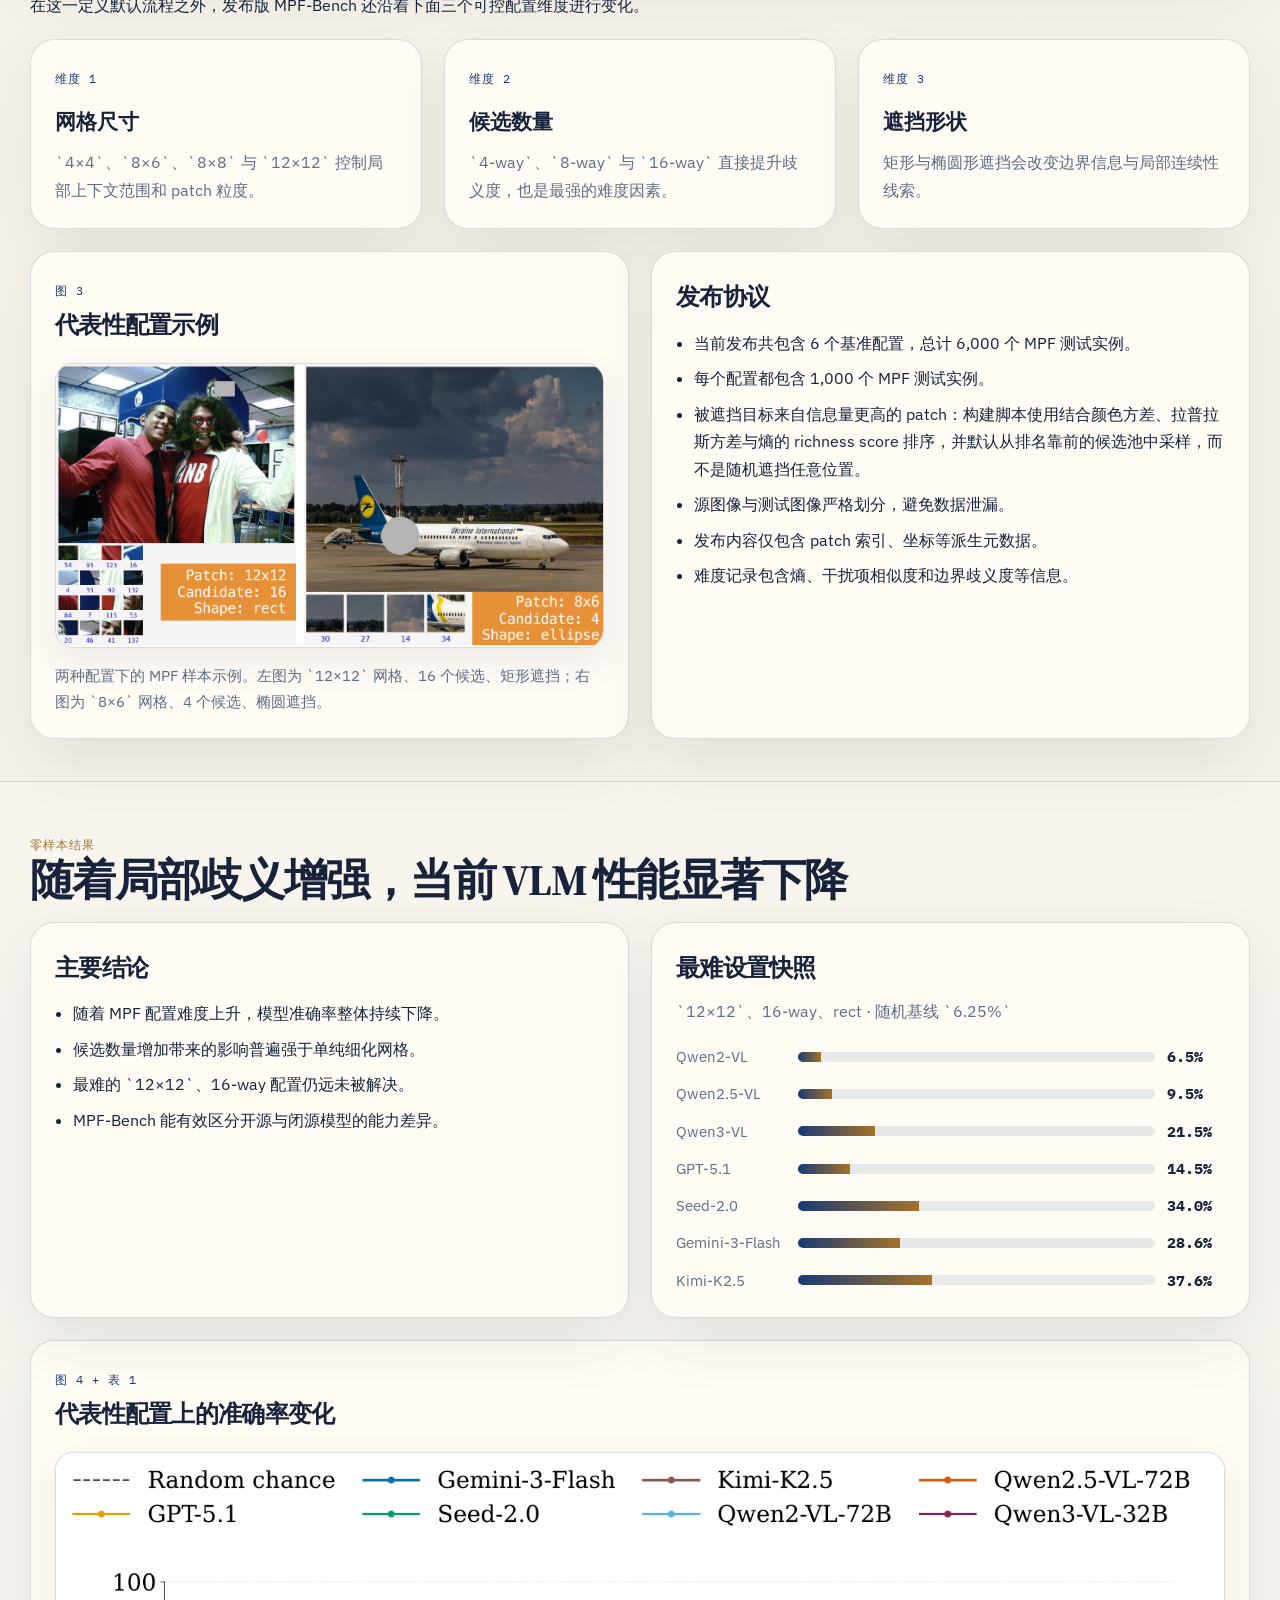
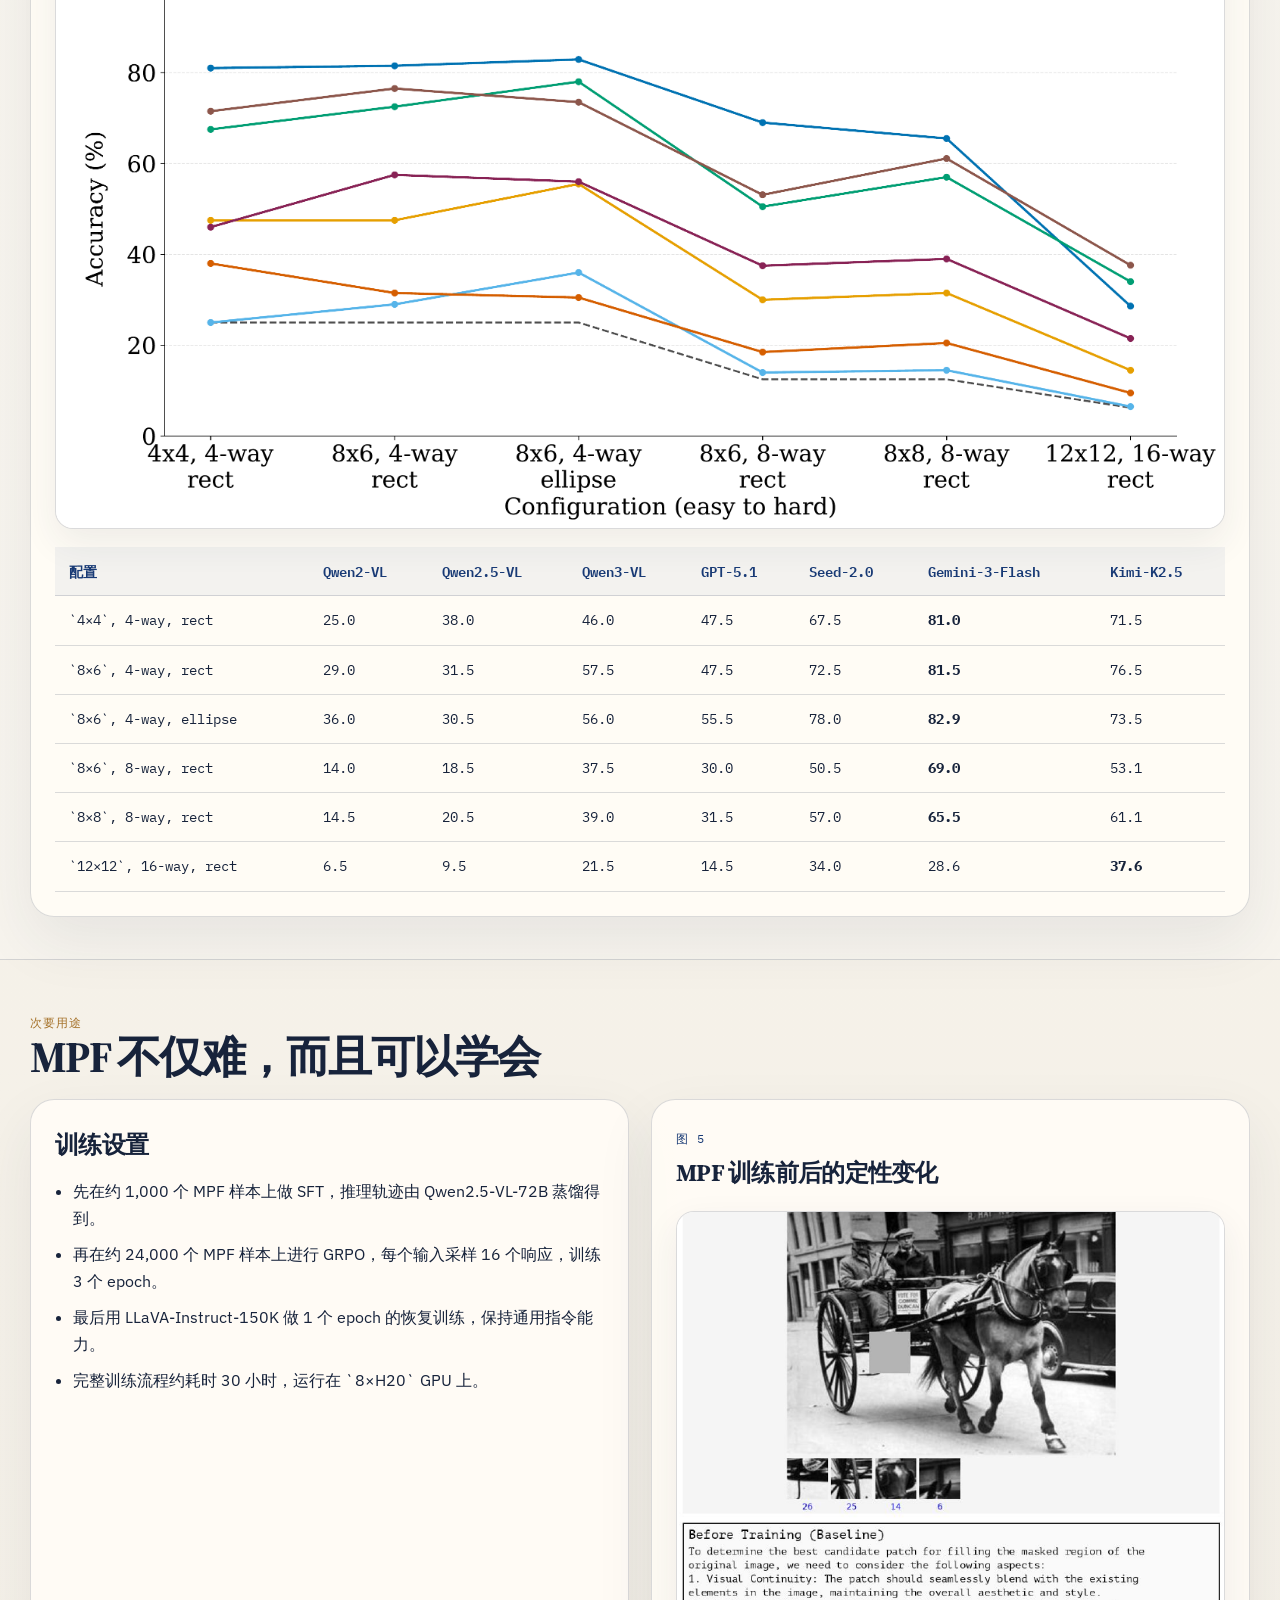
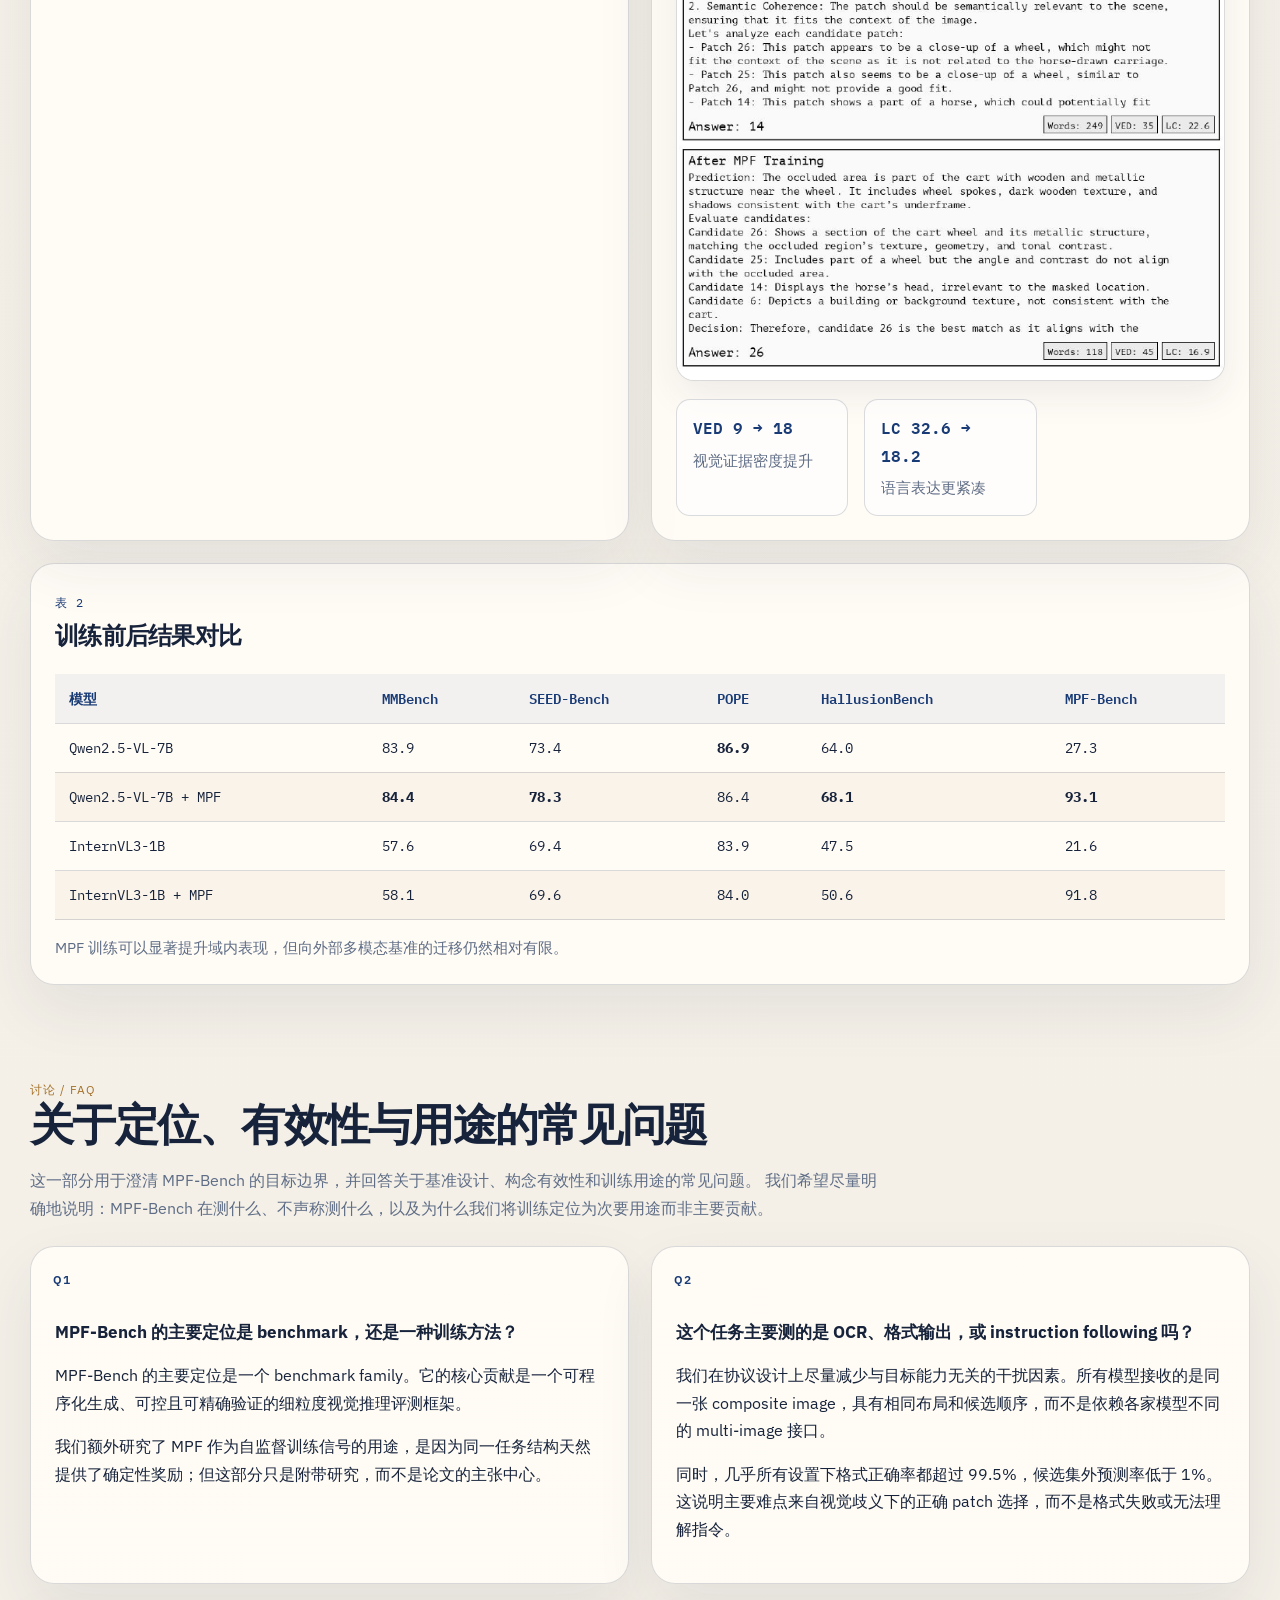
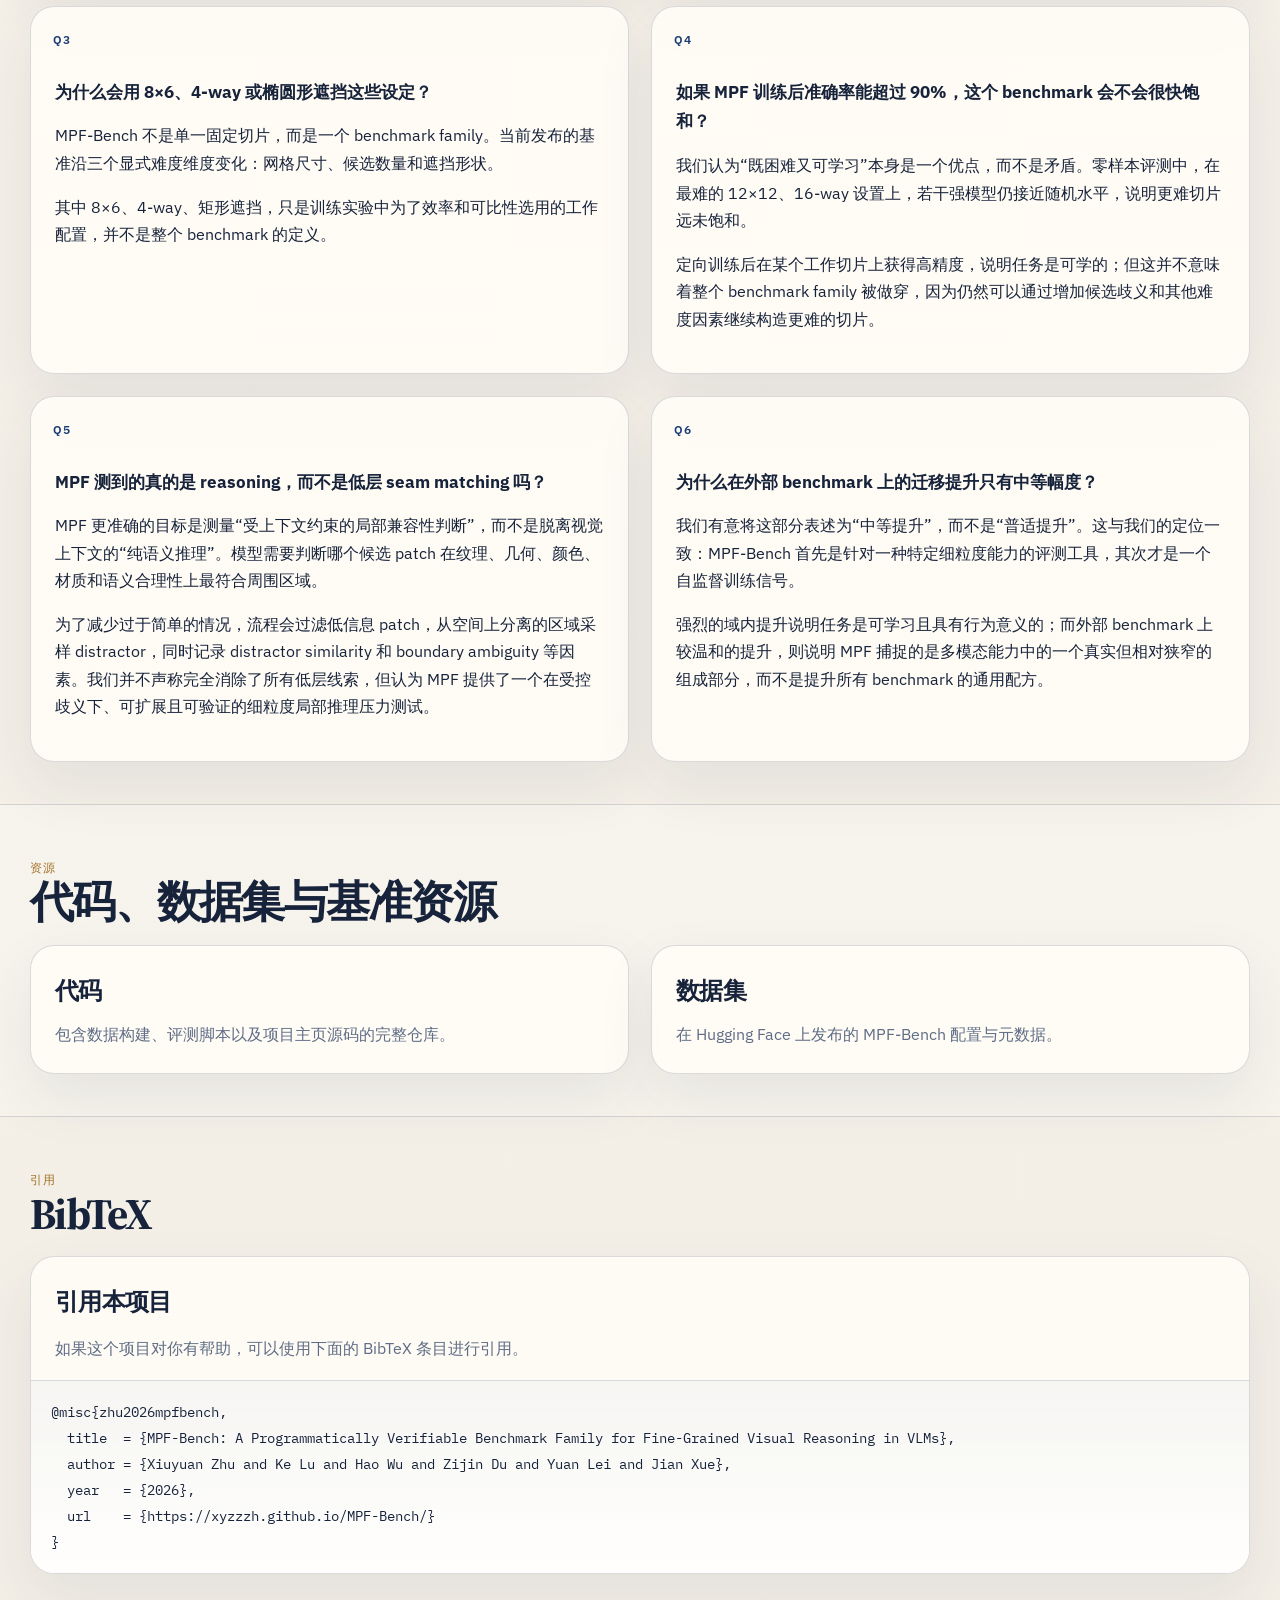
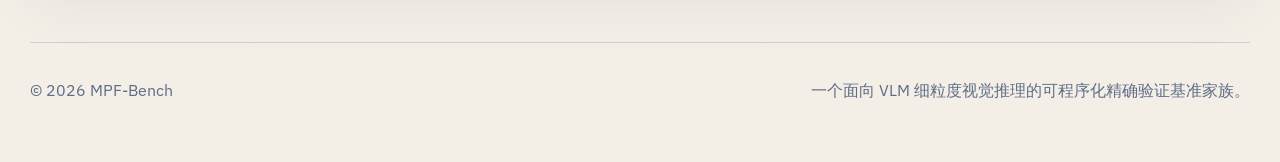
<file: index-zh.html>
<!doctype html>
<html lang="zh-CN">
<head>
  <meta charset="UTF-8" />
  <meta name="viewport" content="width=device-width, initial-scale=1.0" />
  <title>MPF-Bench</title>
  <meta
    name="description"
    content="MPF-Bench：一个面向视觉语言模型细粒度视觉推理的、可程序化精确验证的基准家族。"
  />
  <link rel="preconnect" href="https://fonts.googleapis.com" />
  <link rel="preconnect" href="https://fonts.gstatic.com" crossorigin />
  <link
    href="https://fonts.googleapis.com/css2?family=IBM+Plex+Sans:wght@400;500;600;700&family=IBM+Plex+Mono:wght@400;500;600&family=Source+Serif+4:wght@500;600;700&display=swap"
    rel="stylesheet"
  />
  <link rel="stylesheet" href="assets/css/style.css" />
</head>
<body>
  <header class="site-header">
    <div class="container nav">
      <a href="#top" class="brand">MPF-Bench</a>
      <div class="nav-right">
        <nav class="nav-links" aria-label="Primary">
          <a href="#abstract">摘要</a>
          <a href="#task">任务</a>
          <a href="#benchmark">基准</a>
          <a href="#results">结果</a>
          <a href="#training">训练</a>
          <a href="#discussion">讨论</a>
        </nav>
        <div class="lang-switch" aria-label="Language switch">
          <a href="./index.html">EN</a>
          <a class="active" href="./index-zh.html">中文</a>
        </div>
      </div>
    </div>
  </header>

  <main id="top">
    <section class="hero">
      <div class="container">
        <p class="eyebrow">ACM MM '26 数据集赛道投稿 · 项目主页</p>
        <div class="hero-grid">
          <div class="hero-copy">
            <h1 class="hero-title-zh">
              <span class="hero-title-zh-main">MPF-Bench</span>
              <span class="hero-title-zh-sub">面向 VLM 细粒度视觉推理的可程序化精确验证基准家族</span>
            </h1>
            <p class="subtitle">
              MPF-Bench 将自然图像重构为局部区域补全任务，具备确定性标签、精确打分、零人工标注成本，
              并可通过网格尺寸、候选数量和遮挡形状系统性控制难度。
            </p>

            <div class="meta-block">
              <div class="author-links" aria-label="Authors">
                <a class="author-link" href="https://openreview.net/profile?id=~Xiuyuan_Zhu1" target="_blank" rel="noopener">
                  <span class="author-name">祝修远<sup>1,2</sup></span>
                  <span class="author-meta">OpenReview</span>
                </a>
                <a class="author-link" href="https://openreview.net/profile?id=~Ke_Lv2" target="_blank" rel="noopener">
                  <span class="author-name">吕科<sup>1,3</sup></span>
                  <span class="author-meta">OpenReview</span>
                </a>
                <a class="author-link" href="https://openreview.net/profile?id=~Hao_Wu54" target="_blank" rel="noopener">
                  <span class="author-name">武昊<sup>1,2</sup></span>
                  <span class="author-meta">OpenReview</span>
                </a>
                <a class="author-link" href="https://openreview.net/profile?id=~Zijin_Du1" target="_blank" rel="noopener">
                  <span class="author-name">杜子金<sup>1</sup></span>
                  <span class="author-meta">OpenReview</span>
                </a>
                <a class="author-link" href="https://openreview.net/profile?id=~Yuan_Lei1" target="_blank" rel="noopener">
                  <span class="author-name">雷远<sup>1,2</sup></span>
                  <span class="author-meta">OpenReview</span>
                </a>
                <a class="author-link author-link-corresponding" href="https://openreview.net/profile?id=~Jian_Xue2" target="_blank" rel="noopener">
                  <span class="author-name">薛健<sup>1</sup></span>
                  <span class="author-meta">OpenReview · 通讯作者</span>
                </a>
              </div>
              <div class="affiliations-list" aria-label="Affiliations">
                <p class="affiliation-item"><sup>1</sup> 中国科学院大学</p>
                <p class="affiliation-item"><sup>2</sup> 传播内容认知全国重点实验室</p>
                <p class="affiliation-item"><sup>3</sup> 鹏城实验室</p>
              </div>
            </div>

            <div class="button-row">
              <a class="btn  btn-primary" href="https://huggingface.co/datasets/xyzzzh/MPF-Bench" target="_blank" rel="noopener">数据集</a>
              <a class="btn" href="https://github.com/xyzzzh/MPF-Bench" target="_blank" rel="noopener">代码</a>
            </div>

            <div class="hero-facts">
              <div class="fact-card">
                <span class="fact-value">33k</span>
                <span class="fact-label">来自 COCO 与 Flickr30K 的源图像采样规模</span>
              </div>
              <div class="fact-card">
                <span class="fact-value">6,000</span>
                <span class="fact-label">当前发布共 6 个配置，总计 6,000 个 MPF 测试实例</span>
              </div>
            </div>
          </div>

          <aside class="hero-panel paper-card">
            <div class="paper-card-head">
              <span>图 A</span>
              <span>任务形式</span>
            </div>
            <div class="task-demo">
              <div class="task-canvas">
                <div class="patch-grid">
                  <span></span><span></span><span></span><span></span><span></span><span></span>
                  <span></span><span></span><span class="masked"></span><span></span><span></span><span></span>
                  <span></span><span></span><span></span><span></span><span></span><span></span>
                  <span></span><span></span><span></span><span></span><span></span><span></span>
                </div>
                <div class="patch-arrow">预测缺失 patch</div>
                <div class="candidate-strip">
                  <span class="candidate correct">1</span>
                  <span class="candidate">2</span>
                  <span class="candidate">3</span>
                  <span class="candidate">4</span>
                </div>
              </div>
            </div>
            <div class="task-note">
              被遮挡目标不是从随机位置选取，而是从信息量更高的 patch 中挑选。
            </div>
            <p class="caption">
              给定一张自然图像，将其划分为多个 patch，且被遮住的目标 patch 不是均匀随机选取，而是从信息量更高的区域中挑选。模型需要从候选 patch 中选出最适合填回缺失区域的编号。
            </p>
          </aside>
        </div>
      </div>
    </section>

    <section id="abstract" class="section">
      <div class="container">
        <div class="section-head">
          <p class="section-kicker">摘要</p>
          <h2>以精确可验证的方式评测细粒度视觉推理</h2>
        </div>
        <div class="paper-grid two-col">
          <article class="paper-card">
            <p>
              视觉语言模型在许多多模态任务上表现强劲，但细粒度视觉推理仍然难以在可控、可复现的条件下被准确评估。
              现有基准往往是静态的、依赖大量人工标注，且难以精细控制难度。MPF-Bench 提出了一个程序化生成的基准家族，
              每个样本都由构造过程直接确定。
            </p>
            <p>
              这种设计带来了确定性标签、精确评分、零标注成本，以及基于网格尺寸、候选数量和遮挡形状的难度控制。
              同时，这种可验证结构也使 MPF 可以被复用于自监督训练信号，但基准评测仍然是它的首要目标。
            </p>
          </article>
          <article class="paper-card">
            <h3 class="card-title">核心贡献</h3>
            <ul class="clean-list">
              <li>从自然图像中程序化生成细粒度视觉推理样本。</li>
              <li>提出“基准家族”而非单一固定测试集的评测方式。</li>
              <li>无需人工标注即可获得确定性标签与精确评分。</li>
              <li>证明 MPF 在零样本下具有挑战性，但经过定向训练后是可学习的。</li>
            </ul>
          </article>
        </div>
      </div>
    </section>

    <section id="task" class="section section-alt">
      <div class="container">
        <div class="section-head">
          <p class="section-kicker">任务</p>
          <h2>从传统 VQA 到程序化 patch 补全</h2>
        </div>

        <div class="paper-grid two-col">
          <article class="figure-card">
            <div class="figure-head">
              <div>
                <span class="figure-label">图 1</span>
                <h3>MPF-Bench 与静态 QA 基准有何不同</h3>
              </div>
              <div class="figure-meta">
                <span>`fig/MPF_vs_others.pdf`</span>
                <span>`trim=0 20 210 0`</span>
              </div>
            </div>
            <figure class="paper-figure">
              <img
                class="figure-image"
                src="./assets/figures/mpf-vs-others.png"
                alt="传统 VQA 基准与 MPF-Bench 的对比。"
              />
            </figure>
            <p class="caption">
              传统 VQA 基准依赖人工标注，而 MPF-Bench 可以实现全自动数据生成、监督构造与评测。
            </p>
          </article>

          <article class="figure-card">
            <div class="figure-head">
              <div>
                <span class="figure-label">提示协议</span>
                <h3>固定复合图像输入的评测协议</h3>
              </div>
            </div>
            <div class="prompt-box">
              <p>
                “You are a professional image analysis expert. Given one masked image and its candidate patches,
                select the single candidate that best fills the masked region. Judge continuity, texture, geometry,
                color, and semantic plausibility. Return only the final patch index inside
                <code>&lt;mpf&gt;</code> and <code>&lt;/mpf&gt;</code>.”
              </p>
            </div>
            <div class="mini-metrics">
              <div>
                <span class="mini-value">99.5%+</span>
                <span class="mini-label">输出格式正确率</span>
              </div>
              <div>
                <span class="mini-value">&lt; 1%</span>
                <span class="mini-label">候选外预测比例</span>
              </div>
              <div>
                <span class="mini-value">exact</span>
                <span class="mini-label">从 `&lt;mpf&gt;` 标签中精确解析数字</span>
              </div>
            </div>
            <div class="prompt-note">
              这些统计结果说明，评测已经在较大程度上排除了输出格式错误、指令跟随失败、OCR 识别偏差以及其他模型响应层面的干扰因素。因此，
              MPF-Bench 上的准确率下降能够更真实地反映模型在细粒度视觉感知与局部推理上的不足，而不是答案协议本身没有被正确执行。
            </div>
          </article>
        </div>
      </div>
    </section>

    <section id="benchmark" class="section">
      <div class="container">
        <div class="section-head">
          <p class="section-kicker">基准家族</p>
          <h2>从默认流程示意到可配置的基准家族</h2>
        </div>

        <div class="figure-card">
          <div class="figure-head">
            <div>
              <span class="figure-label">图 2</span>
              <h3>程序化数据流水线</h3>
            </div>
            <div class="figure-meta">
              <span>`fig/MPF_data_pipeline.pdf`</span>
              <span>`trim=5 580 5 610`</span>
            </div>
          </div>
          <figure class="paper-figure">
            <img
              class="figure-image"
              src="./assets/figures/mpf-data-pipeline.png"
              alt="MPF-Bench 流水线概览。"
            />
          </figure>
          <p class="caption">
            MPF-Bench 流水线概览。图 2 展示的是默认 `8×6`、`4-way` 设置下的 MPF 流程：MPF 自动生成推理样本、构建真值标签并完成模型评测。在实际构建流程中，会先过滤低信息量 patch，再从信息量排名靠前的 patch 中采样被遮挡目标，而不是对任意位置做均匀随机遮挡；同样的可验证结构也可复用于自监督训练。
          </p>
        </div>

        <div class="section-head top-gap">
          <p>在这一定义默认流程之外，发布版 MPF-Bench 还沿着下面三个可控配置维度进行变化。</p>
        </div>

        <div class="paper-grid three-col">
          <article class="paper-card axis-card">
            <span class="axis-tag">维度 1</span>
            <h3>网格尺寸</h3>
            <p>`4×4`、`8×6`、`8×8` 与 `12×12` 控制局部上下文范围和 patch 粒度。</p>
          </article>
          <article class="paper-card axis-card">
            <span class="axis-tag">维度 2</span>
            <h3>候选数量</h3>
            <p>`4-way`、`8-way` 与 `16-way` 直接提升歧义度，也是最强的难度因素。</p>
          </article>
          <article class="paper-card axis-card">
            <span class="axis-tag">维度 3</span>
            <h3>遮挡形状</h3>
            <p>矩形与椭圆形遮挡会改变边界信息与局部连续性线索。</p>
          </article>
        </div>

        <div class="paper-grid two-col top-gap">
          <article class="figure-card">
            <div class="figure-head">
              <div>
                <span class="figure-label">图 3</span>
                <h3>代表性配置示例</h3>
              </div>
              <div class="figure-meta">
                <span>`fig/mpf_sample.pdf`</span>
                <span>`trim=0 325 544 0`</span>
              </div>
            </div>
            <figure class="paper-figure">
              <img
                class="figure-image"
                src="./assets/figures/mpf-sample.png"
                alt="两种配置下的 MPF 样本示例。"
              />
            </figure>
            <p class="caption">
              两种配置下的 MPF 样本示例。左图为 `12×12` 网格、16 个候选、矩形遮挡；右图为 `8×6` 网格、4 个候选、椭圆遮挡。
            </p>
          </article>

          <article class="paper-card">
            <h3 class="card-title">发布协议</h3>
            <ul class="clean-list">
              <li>当前发布共包含 6 个基准配置，总计 6,000 个 MPF 测试实例。</li>
              <li>每个配置都包含 1,000 个 MPF 测试实例。</li>
              <li>被遮挡目标来自信息量更高的 patch：构建脚本使用结合颜色方差、拉普拉斯方差与熵的 richness score 排序，并默认从排名靠前的候选池中采样，而不是随机遮挡任意位置。</li>
              <li>源图像与测试图像严格划分，避免数据泄漏。</li>
              <li>发布内容仅包含 patch 索引、坐标等派生元数据。</li>
              <li>难度记录包含熵、干扰项相似度和边界歧义度等信息。</li>
            </ul>
          </article>
        </div>
      </div>
    </section>

    <section id="results" class="section section-alt">
      <div class="container">
        <div class="section-head">
          <p class="section-kicker">零样本结果</p>
          <h2>随着局部歧义增强，当前 VLM 性能显著下降</h2>
        </div>

        <div class="paper-grid two-col">
          <article class="paper-card">
            <h3 class="card-title">主要结论</h3>
            <ul class="clean-list">
              <li>随着 MPF 配置难度上升，模型准确率整体持续下降。</li>
              <li>候选数量增加带来的影响普遍强于单纯细化网格。</li>
              <li>最难的 `12×12`、16-way 配置仍远未被解决。</li>
              <li>MPF-Bench 能有效区分开源与闭源模型的能力差异。</li>
            </ul>
          </article>

          <article class="paper-card hardest-card">
            <h3 class="card-title">最难设置快照</h3>
            <p class="hardest-subtitle">`12×12`、16-way、rect · 随机基线 `6.25%`</p>
            <div class="bar-list">
              <div class="bar-row"><span>Qwen2-VL</span><div class="bar"><i style="width: 6.5%;"></i></div><strong>6.5%</strong></div>
              <div class="bar-row"><span>Qwen2.5-VL</span><div class="bar"><i style="width: 9.5%;"></i></div><strong>9.5%</strong></div>
              <div class="bar-row"><span>Qwen3-VL</span><div class="bar"><i style="width: 21.5%;"></i></div><strong>21.5%</strong></div>
              <div class="bar-row"><span>GPT-5.1</span><div class="bar"><i style="width: 14.5%;"></i></div><strong>14.5%</strong></div>
              <div class="bar-row"><span>Seed-2.0</span><div class="bar"><i style="width: 34%;"></i></div><strong>34.0%</strong></div>
              <div class="bar-row"><span>Gemini-3-Flash</span><div class="bar"><i style="width: 28.6%;"></i></div><strong>28.6%</strong></div>
              <div class="bar-row"><span>Kimi-K2.5</span><div class="bar"><i style="width: 37.6%;"></i></div><strong>37.6%</strong></div>
            </div>
          </article>
        </div>

        <div class="figure-card top-gap">
          <div class="figure-head">
            <div>
              <span class="figure-label">图 4 + 表 1</span>
              <h3>代表性配置上的准确率变化</h3>
            </div>
            <div class="figure-meta">
              <span>`fig/mpf_accuracy_sweep.pdf`</span>
              <span>main paper sweep</span>
            </div>
          </div>
          <figure class="paper-figure">
            <img
              class="figure-image"
              src="./assets/figures/mpf-accuracy-sweep.png"
              alt="不同难度配置下 MPF-Bench 零样本准确率变化。"
            />
          </figure>
          <div class="table-wrap">
            <table class="results-table">
              <thead>
                <tr>
                  <th>配置</th>
                  <th>Qwen2-VL</th>
                  <th>Qwen2.5-VL</th>
                  <th>Qwen3-VL</th>
                  <th>GPT-5.1</th>
                  <th>Seed-2.0</th>
                  <th>Gemini-3-Flash</th>
                  <th>Kimi-K2.5</th>
                </tr>
              </thead>
              <tbody>
                <tr>
                  <td>`4×4`, 4-way, rect</td>
                  <td>25.0</td>
                  <td>38.0</td>
                  <td>46.0</td>
                  <td>47.5</td>
                  <td>67.5</td>
                  <td><strong>81.0</strong></td>
                  <td>71.5</td>
                </tr>
                <tr>
                  <td>`8×6`, 4-way, rect</td>
                  <td>29.0</td>
                  <td>31.5</td>
                  <td>57.5</td>
                  <td>47.5</td>
                  <td>72.5</td>
                  <td><strong>81.5</strong></td>
                  <td>76.5</td>
                </tr>
                <tr>
                  <td>`8×6`, 4-way, ellipse</td>
                  <td>36.0</td>
                  <td>30.5</td>
                  <td>56.0</td>
                  <td>55.5</td>
                  <td>78.0</td>
                  <td><strong>82.9</strong></td>
                  <td>73.5</td>
                </tr>
                <tr>
                  <td>`8×6`, 8-way, rect</td>
                  <td>14.0</td>
                  <td>18.5</td>
                  <td>37.5</td>
                  <td>30.0</td>
                  <td>50.5</td>
                  <td><strong>69.0</strong></td>
                  <td>53.1</td>
                </tr>
                <tr>
                  <td>`8×8`, 8-way, rect</td>
                  <td>14.5</td>
                  <td>20.5</td>
                  <td>39.0</td>
                  <td>31.5</td>
                  <td>57.0</td>
                  <td><strong>65.5</strong></td>
                  <td>61.1</td>
                </tr>
                <tr>
                  <td>`12×12`, 16-way, rect</td>
                  <td>6.5</td>
                  <td>9.5</td>
                  <td>21.5</td>
                  <td>14.5</td>
                  <td>34.0</td>
                  <td>28.6</td>
                  <td><strong>37.6</strong></td>
                </tr>
              </tbody>
            </table>
          </div>
        </div>
      </div>
    </section>

    <section id="training" class="section">
      <div class="container">
        <div class="section-head">
          <p class="section-kicker">次要用途</p>
          <h2>MPF 不仅难，而且可以学会</h2>
        </div>

        <div class="paper-grid two-col">
          <article class="paper-card">
            <h3 class="card-title">训练设置</h3>
            <ul class="clean-list">
              <li>先在约 1,000 个 MPF 样本上做 SFT，推理轨迹由 Qwen2.5-VL-72B 蒸馏得到。</li>
              <li>再在约 24,000 个 MPF 样本上进行 GRPO，每个输入采样 16 个响应，训练 3 个 epoch。</li>
              <li>最后用 LLaVA-Instruct-150K 做 1 个 epoch 的恢复训练，保持通用指令能力。</li>
              <li>完整训练流程约耗时 30 小时，运行在 `8×H20` GPU 上。</li>
            </ul>
          </article>

          <article class="figure-card">
            <div class="figure-head">
              <div>
                <span class="figure-label">图 5</span>
                <h3>MPF 训练前后的定性变化</h3>
              </div>
              <div class="figure-meta">
                <span>`fig/mpf_qualitative_comparison.pdf`</span>
                <span>`trim=5 15 5 10`</span>
              </div>
            </div>
            <figure class="paper-figure">
              <img
                class="figure-image figure-image-tall"
                src="./assets/figures/mpf-qualitative-comparison.png"
                alt="MPF 训练前后的定性对比。"
              />
            </figure>
            <div class="mini-metrics">
              <div>
                <span class="mini-value">VED 9 → 18</span>
                <span class="mini-label">视觉证据密度提升</span>
              </div>
              <div>
                <span class="mini-value">LC 32.6 → 18.2</span>
                <span class="mini-label">语言表达更紧凑</span>
              </div>
            </div>
          </article>
        </div>

        <div class="figure-card top-gap">
          <div class="figure-head">
            <div>
              <span class="figure-label">表 2</span>
              <h3>训练前后结果对比</h3>
            </div>
          </div>
          <div class="table-wrap">
            <table class="results-table compact-table">
              <thead>
                <tr>
                  <th>模型</th>
                  <th>MMBench</th>
                  <th>SEED-Bench</th>
                  <th>POPE</th>
                  <th>HallusionBench</th>
                  <th>MPF-Bench</th>
                </tr>
              </thead>
              <tbody>
                <tr>
                  <td>Qwen2.5-VL-7B</td>
                  <td>83.9</td>
                  <td>73.4</td>
                  <td><strong>86.9</strong></td>
                  <td>64.0</td>
                  <td>27.3</td>
                </tr>
                <tr class="highlight-row">
                  <td>Qwen2.5-VL-7B + MPF</td>
                  <td><strong>84.4</strong></td>
                  <td><strong>78.3</strong></td>
                  <td>86.4</td>
                  <td><strong>68.1</strong></td>
                  <td><strong>93.1</strong></td>
                </tr>
                <tr>
                  <td>InternVL3-1B</td>
                  <td>57.6</td>
                  <td>69.4</td>
                  <td>83.9</td>
                  <td>47.5</td>
                  <td>21.6</td>
                </tr>
                <tr class="highlight-row">
                  <td>InternVL3-1B + MPF</td>
                  <td>58.1</td>
                  <td>69.6</td>
                  <td>84.0</td>
                  <td>50.6</td>
                  <td>91.8</td>
                </tr>
              </tbody>
            </table>
          </div>
          <p class="caption">
            MPF 训练可以显著提升域内表现，但向外部多模态基准的迁移仍然相对有限。
          </p>
        </div>
      </div>
    </section>

    <section id="discussion" class="section">
      <div class="container">
        <div class="section-head">
          <p class="section-kicker">讨论 / FAQ</p>
          <h2>关于定位、有效性与用途的常见问题</h2>
        </div>
        <p class="faq-intro">
          这一部分用于澄清 MPF-Bench 的目标边界，并回答关于基准设计、构念有效性和训练用途的常见问题。
          我们希望尽量明确地说明：MPF-Bench 在测什么、不声称测什么，以及为什么我们将训练定位为次要用途而非主要贡献。
        </p>
        <div class="paper-grid two-col faq-grid">
          <article class="paper-card faq-item">
            <span class="faq-index">Q1</span>
            <h3>MPF-Bench 的主要定位是 benchmark，还是一种训练方法？</h3>
            <p>
              MPF-Bench 的主要定位是一个 benchmark family。它的核心贡献是一个可程序化生成、可控且可精确验证的细粒度视觉推理评测框架。
            </p>
            <p>
              我们额外研究了 MPF 作为自监督训练信号的用途，是因为同一任务结构天然提供了确定性奖励；但这部分只是附带研究，而不是论文的主张中心。
            </p>
          </article>
          <article class="paper-card faq-item">
            <span class="faq-index">Q2</span>
            <h3>这个任务主要测的是 OCR、格式输出，或 instruction following 吗？</h3>
            <p>
              我们在协议设计上尽量减少与目标能力无关的干扰因素。所有模型接收的是同一张 composite image，具有相同布局和候选顺序，而不是依赖各家模型不同的 multi-image 接口。
            </p>
            <p>
              同时，几乎所有设置下格式正确率都超过 99.5%，候选集外预测率低于 1%。这说明主要难点来自视觉歧义下的正确 patch 选择，而不是格式失败或无法理解指令。
            </p>
          </article>
          <article class="paper-card faq-item">
            <span class="faq-index">Q3</span>
            <h3>为什么会用 <code>8×6</code>、4-way 或椭圆形遮挡这些设定？</h3>
            <p>
              MPF-Bench 不是单一固定切片，而是一个 benchmark family。当前发布的基准沿三个显式难度维度变化：网格尺寸、候选数量和遮挡形状。
            </p>
            <p>
              其中 <code>8×6</code>、4-way、矩形遮挡，只是训练实验中为了效率和可比性选用的工作配置，并不是整个 benchmark 的定义。
            </p>
          </article>
          <article class="paper-card faq-item">
            <span class="faq-index">Q4</span>
            <h3>如果 MPF 训练后准确率能超过 90%，这个 benchmark 会不会很快饱和？</h3>
            <p>
              我们认为“既困难又可学习”本身是一个优点，而不是矛盾。零样本评测中，在最难的 <code>12×12</code>、16-way 设置上，若干强模型仍接近随机水平，说明更难切片远未饱和。
            </p>
            <p>
              定向训练后在某个工作切片上获得高精度，说明任务是可学的；但这并不意味着整个 benchmark family 被做穿，因为仍然可以通过增加候选歧义和其他难度因素继续构造更难的切片。
            </p>
          </article>
          <article class="paper-card faq-item">
            <span class="faq-index">Q5</span>
            <h3>MPF 测到的真的是 reasoning，而不是低层 seam matching 吗？</h3>
            <p>
              MPF 更准确的目标是测量“受上下文约束的局部兼容性判断”，而不是脱离视觉上下文的“纯语义推理”。模型需要判断哪个候选 patch 在纹理、几何、颜色、材质和语义合理性上最符合周围区域。
            </p>
            <p>
              为了减少过于简单的情况，流程会过滤低信息 patch，从空间上分离的区域采样 distractor，同时记录 distractor similarity 和 boundary ambiguity 等因素。我们并不声称完全消除了所有低层线索，但认为 MPF 提供了一个在受控歧义下、可扩展且可验证的细粒度局部推理压力测试。
            </p>
          </article>
          <article class="paper-card faq-item">
            <span class="faq-index">Q6</span>
            <h3>为什么在外部 benchmark 上的迁移提升只有中等幅度？</h3>
            <p>
              我们有意将这部分表述为“中等提升”，而不是“普适提升”。这与我们的定位一致：MPF-Bench 首先是针对一种特定细粒度能力的评测工具，其次才是一个自监督训练信号。
            </p>
            <p>
              强烈的域内提升说明任务是可学习且具有行为意义的；而外部 benchmark 上较温和的提升，则说明 MPF 捕捉的是多模态能力中的一个真实但相对狭窄的组成部分，而不是提升所有 benchmark 的通用配方。
            </p>
          </article>
        </div>
      </div>
    </section>

    <section id="resources" class="section section-alt">
      <div class="container">
        <div class="section-head">
          <p class="section-kicker">资源</p>
          <h2>代码、数据集与基准资源</h2>
        </div>
        <div class="paper-grid two-col">
          <a class="resource-card" href="https://github.com/xyzzzh/MPF-Bench" target="_blank" rel="noopener">
            <h3>代码</h3>
            <p>包含数据构建、评测脚本以及项目主页源码的完整仓库。</p>
          </a>
          <a class="resource-card" href="https://huggingface.co/datasets/xyzzzh/MPF-Bench" target="_blank" rel="noopener">
            <h3>数据集</h3>
            <p>在 Hugging Face 上发布的 MPF-Bench 配置与元数据。</p>
          </a>
        </div>
      </div>
    </section>

    <section id="citation" class="section">
      <div class="container">
        <div class="section-head">
          <p class="section-kicker">引用</p>
          <h2>BibTeX</h2>
        </div>
        <article class="paper-card citation-card">
          <div class="citation-copy">
            <h3 class="card-title">引用本项目</h3>
            <p>如果这个项目对你有帮助，可以使用下面的 BibTeX 条目进行引用。</p>
          </div>
          <div class="bibtex-block">
            <pre><code>@misc{zhu2026mpfbench,
  title  = {MPF-Bench: A Programmatically Verifiable Benchmark Family for Fine-Grained Visual Reasoning in VLMs},
  author = {Xiuyuan Zhu and Ke Lu and Hao Wu and Zijin Du and Yuan Lei and Jian Xue},
  year   = {2026},
  url    = {https://xyzzzh.github.io/MPF-Bench/}
}</code></pre>
          </div>
        </article>
      </div>
    </section>
  </main>

  <footer class="site-footer">
    <div class="container footer-inner">
      <p>© <span id="year"></span> MPF-Bench</p>
      <p>一个面向 VLM 细粒度视觉推理的可程序化精确验证基准家族。</p>
    </div>
  </footer>

  <script src="assets/js/main.js"></script>
</body>
</html>
</file>
<file: assets/css/style.css>
:root {
  --bg: #f5f1e8;
  --bg-soft: #ebe4d6;
  --paper: rgba(255, 252, 246, 0.92);
  --paper-strong: #fffdf8;
  --line: rgba(28, 42, 69, 0.16);
  --line-strong: rgba(28, 42, 69, 0.3);
  --ink: #17233b;
  --muted: #5f6d86;
  --accent: #183a75;
  --accent-soft: #dfe8fb;
  --accent-strong: #0f5bd8;
  --gold: #a5722a;
  --shadow: 0 24px 60px rgba(34, 47, 74, 0.08);
  --radius: 24px;
  --radius-sm: 16px;
  --maxw: 1220px;
}

* {
  box-sizing: border-box;
}

html {
  scroll-behavior: smooth;
}

body {
  margin: 0;
  font-family: "IBM Plex Sans", sans-serif;
  color: var(--ink);
  line-height: 1.72;
  background:
    radial-gradient(circle at top left, rgba(24, 58, 117, 0.09), transparent 26%),
    radial-gradient(circle at top right, rgba(165, 114, 42, 0.09), transparent 24%),
    linear-gradient(180deg, #f8f4eb 0%, #f3efe7 100%);
}

body::before {
  content: "";
  position: fixed;
  inset: 0;
  pointer-events: none;
  opacity: 0.16;
  background-image:
    linear-gradient(rgba(23, 35, 59, 0.025) 1px, transparent 1px),
    linear-gradient(90deg, rgba(23, 35, 59, 0.02) 1px, transparent 1px);
  background-size: 28px 28px;
}

img {
  max-width: 100%;
  display: block;
}

a {
  color: inherit;
  text-decoration: none;
}

code,
pre,
.figure-meta span,
.axis-tag,
.step-index,
.figure-label,
.eyebrow,
.fact-value,
.mini-value,
.results-table td,
.results-table th,
.bar-row strong {
  font-family: "IBM Plex Mono", monospace;
}

.container {
  width: min(var(--maxw), calc(100% - 40px));
  margin: 0 auto;
}

.site-header {
  position: sticky;
  top: 0;
  z-index: 30;
  backdrop-filter: blur(12px);
  background: rgba(248, 244, 235, 0.86);
  border-bottom: 1px solid var(--line);
}

.nav {
  min-height: 74px;
  display: flex;
  align-items: center;
  justify-content: space-between;
  gap: 16px;
}

.nav-right {
  display: flex;
  align-items: center;
  gap: 18px;
}

.brand {
  font-family: "Source Serif 4", serif;
  font-size: 1.35rem;
  font-weight: 700;
  letter-spacing: -0.02em;
}

.nav-links {
  display: flex;
  align-items: center;
  gap: 20px;
}

.lang-switch {
  display: inline-flex;
  align-items: center;
  gap: 6px;
  padding: 4px;
  border-radius: 999px;
  border: 1px solid var(--line);
  background: rgba(255, 255, 255, 0.65);
}

.lang-switch a {
  padding: 7px 12px;
  border-radius: 999px;
  color: var(--muted);
  font-size: 0.9rem;
  font-weight: 600;
}

.lang-switch a.active {
  background: var(--accent);
  color: #fff;
}

.nav-links a,
.site-footer a {
  color: var(--muted);
  transition: color 0.18s ease;
}

.nav-links a:hover,
.site-footer a:hover {
  color: var(--accent-strong);
}

.hero {
  padding: 48px 0 34px;
}

.eyebrow,
.section-kicker,
.figure-label,
.axis-tag,
.qual-tag {
  display: inline-flex;
  align-items: center;
  gap: 8px;
  letter-spacing: 0.08em;
  text-transform: uppercase;
  font-size: 0.78rem;
}

.figure-label,
.qual-tag {
  color: var(--accent);
}

.eyebrow {
  color: var(--accent);
  background: rgba(24, 58, 117, 0.08);
  padding: 8px 12px;
  border-radius: 999px;
  margin: 0 0 18px;
}

.hero-grid,
.paper-grid {
  display: grid;
  gap: 22px;
}

.hero-grid {
  grid-template-columns: minmax(0, 1.3fr) minmax(320px, 0.9fr);
  align-items: start;
}

.hero-copy h1,
.section-head h2,
.figure-head h3,
.card-title,
.resource-card h3 {
  font-family: "Source Serif 4", serif;
}

.hero-copy h1 {
  margin: 0;
  max-width: 16ch;
  font-size: clamp(2.35rem, 4.2vw, 4.2rem);
  line-height: 0.98;
  letter-spacing: -0.045em;
}

.hero-title-en {
  max-width: 20ch;
  line-height: 1.02;
  letter-spacing: -0.02em;
}

.hero-title-zh {
  max-width: 16ch;
  line-height: 1.02;
  letter-spacing: -0.02em;
}

.hero-title-en-main,
.hero-title-en-sub,
.hero-title-zh-main,
.hero-title-zh-sub {
  display: block;
}

.hero-title-en-main {
  font-size: clamp(2.55rem, 4.4vw, 4.2rem);
  line-height: 0.94;
  font-weight: 700;
  letter-spacing: -0.045em;
}

.hero-title-zh-main {
  font-size: clamp(2.45rem, 4.2vw, 3.95rem);
  line-height: 0.96;
  font-weight: 700;
  letter-spacing: -0.04em;
}

.hero-title-en-sub {
  margin-top: 0.22em;
  font-size: clamp(1.45rem, 2.15vw, 2.05rem);
  line-height: 1.14;
  font-weight: 500;
  letter-spacing: -0.018em;
  color: rgba(23, 35, 59, 0.9);
}

.hero-title-zh-sub {
  margin-top: 0.24em;
  font-size: clamp(1.32rem, 2.05vw, 1.9rem);
  line-height: 1.16;
  font-weight: 500;
  letter-spacing: -0.015em;
  color: rgba(23, 35, 59, 0.9);
}

.subtitle {
  margin: 20px 0 0;
  max-width: 63ch;
  font-size: 1.08rem;
  color: var(--muted);
}

.meta-block {
  margin-top: 26px;
  padding-top: 18px;
  border-top: 1px solid var(--line);
}

.author-links {
  display: grid;
  grid-template-columns: repeat(3, minmax(0, 1fr));
  gap: 12px;
}

.author-link {
  display: grid;
  gap: 4px;
  padding: 14px 16px;
  border-radius: 16px;
  border: 1px solid var(--line);
  background: rgba(255, 255, 255, 0.74);
  transition: transform 0.18s ease, border-color 0.18s ease, background 0.18s ease;
}

.author-link:hover {
  transform: translateY(-1px);
  border-color: rgba(15, 91, 216, 0.38);
  background: rgba(255, 255, 255, 0.96);
}

.author-link-corresponding {
  background: linear-gradient(180deg, rgba(24, 58, 117, 0.08), rgba(255, 255, 255, 0.92));
}

.author-name {
  font-family: "Source Serif 4", serif;
  font-size: 1.15rem;
  font-weight: 700;
  color: var(--ink);
}

.author-name sup,
.affiliation-item sup {
  font-family: "IBM Plex Mono", monospace;
  font-size: 0.72em;
  vertical-align: super;
  color: var(--accent);
}

.author-meta {
  font-size: 0.84rem;
  color: var(--accent);
  letter-spacing: 0.04em;
  text-transform: uppercase;
}

.affiliations-list {
  display: flex;
  flex-wrap: wrap;
  gap: 10px 16px;
  margin-top: 12px;
}

.affiliation-item {
  margin: 0;
  color: var(--muted);
  font-size: 0.96rem;
}

.button-row {
  display: flex;
  flex-wrap: wrap;
  gap: 12px;
  margin: 28px 0;
}

.btn {
  display: inline-flex;
  align-items: center;
  justify-content: center;
  padding: 11px 18px;
  border-radius: 999px;
  border: 1px solid var(--line-strong);
  background: rgba(255, 255, 255, 0.58);
  color: var(--ink);
  font-weight: 600;
  transition: transform 0.18s ease, border-color 0.18s ease, background 0.18s ease;
}

.btn:hover,
.resource-card:hover {
  transform: translateY(-1px);
  border-color: rgba(15, 91, 216, 0.4);
}

.btn-primary {
  background: var(--accent);
  border-color: var(--accent);
  color: #fff;
}

.hero-facts {
  display: grid;
  grid-template-columns: repeat(2, minmax(0, 1fr));
  gap: 14px;
}

.fact-card,
.paper-card,
.figure-card,
.resource-card {
  border: 1px solid var(--line);
  background: var(--paper);
  box-shadow: var(--shadow);
}

.fact-card {
  padding: 16px 18px;
  border-radius: var(--radius-sm);
}

.fact-value {
  display: block;
  font-size: 1.2rem;
  font-weight: 600;
  color: var(--accent);
}

.fact-label {
  display: block;
  margin-top: 6px;
  color: var(--muted);
  font-size: 0.95rem;
}

.paper-card,
.figure-card,
.resource-card {
  border-radius: var(--radius);
  padding: 24px;
}

.paper-card p + p {
  margin-top: 12px;
}

.paper-card-head,
.figure-head {
  display: flex;
  align-items: flex-start;
  justify-content: space-between;
  gap: 14px;
}

.paper-card-head {
  margin-bottom: 20px;
  color: var(--muted);
}

.paper-card-head span:first-child {
  color: var(--accent);
  font-weight: 600;
}

.task-demo {
  padding: 22px;
  border-radius: var(--radius-sm);
  border: 1px solid var(--line);
  background:
    linear-gradient(180deg, rgba(24, 58, 117, 0.06), rgba(255, 255, 255, 0.55)),
    var(--paper-strong);
}

.task-note {
  margin-top: 14px;
  padding: 12px 14px;
  border-radius: 14px;
  border-left: 4px solid var(--accent);
  background: rgba(24, 58, 117, 0.07);
  color: var(--ink);
  font-size: 0.94rem;
}

.task-note strong {
  color: var(--accent);
}

.task-canvas {
  display: grid;
  gap: 18px;
}

.patch-grid {
  display: grid;
  grid-template-columns: repeat(6, minmax(0, 1fr));
  gap: 8px;
}

.patch-grid span,
.candidate {
  aspect-ratio: 1;
  border-radius: 12px;
  border: 1px solid rgba(24, 58, 117, 0.1);
  background:
    linear-gradient(135deg, rgba(24, 58, 117, 0.16), rgba(165, 114, 42, 0.18)),
    linear-gradient(45deg, rgba(255, 255, 255, 0.55), rgba(255, 255, 255, 0.12));
}

.patch-grid .masked {
  position: relative;
  background: linear-gradient(135deg, rgba(15, 91, 216, 0.18), rgba(15, 91, 216, 0.08));
  border: 1px dashed rgba(15, 91, 216, 0.7);
}

.patch-grid .masked::after {
  content: "";
  position: absolute;
  inset: 20%;
  border-radius: 50%;
  background: rgba(15, 91, 216, 0.82);
  box-shadow: 0 0 0 6px rgba(15, 91, 216, 0.12);
}

.patch-arrow {
  display: inline-flex;
  justify-content: center;
  align-items: center;
  color: var(--accent);
  font-size: 0.9rem;
}

.candidate-strip {
  display: grid;
  grid-template-columns: repeat(4, minmax(0, 1fr));
  gap: 12px;
}

.candidate {
  display: grid;
  place-items: center;
  font-weight: 600;
  color: var(--ink);
}

.candidate.correct {
  border-color: rgba(165, 114, 42, 0.48);
  box-shadow: inset 0 0 0 2px rgba(165, 114, 42, 0.28);
}

.section {
  padding: 42px 0;
}

.section-alt {
  border-top: 1px solid var(--line);
  border-bottom: 1px solid var(--line);
  background: rgba(255, 255, 255, 0.22);
}

.section-head {
  margin-bottom: 20px;
}

.section-kicker {
  color: var(--gold);
  margin-bottom: 10px;
}

.section-head h2 {
  margin: 0;
  max-width: none;
  font-size: clamp(2rem, 3.4vw, 3.2rem);
  line-height: 1.02;
  letter-spacing: -0.04em;
}

.section-head p {
  margin: 10px 0 0;
}

.two-col {
  grid-template-columns: repeat(2, minmax(0, 1fr));
}

.three-col {
  grid-template-columns: repeat(3, minmax(0, 1fr));
}

.card-title,
.figure-head h3,
.resource-card h3 {
  margin: 0;
  font-size: 1.5rem;
  letter-spacing: -0.03em;
}

.figure-meta {
  display: none;
}

.figure-meta span {
  padding: 6px 10px;
  border-radius: 999px;
  border: 1px solid var(--line);
  color: var(--muted);
  font-size: 0.74rem;
}

.paper-figure {
  margin: 18px 0 0;
}

.figure-image {
  width: 100%;
  border-radius: 18px;
  border: 1px solid var(--line);
  background: var(--paper-strong);
  box-shadow: 0 14px 36px rgba(34, 47, 74, 0.08);
}

.figure-image-tall {
  max-width: 760px;
  margin: 0 auto;
}

.compare-columns,
.config-showcase,
.qual-grid,
.mini-metrics {
  display: grid;
  gap: 16px;
}

.clean-list {
  margin: 12px 0 0;
  padding-left: 18px;
}

.clean-list li + li {
  margin-top: 8px;
}

.compare-columns,
.config-showcase,
.qual-grid {
  grid-template-columns: repeat(2, minmax(0, 1fr));
  margin-top: 18px;
}

.compare-card,
.qual-card,
.config-mock,
.pipeline-step {
  border-radius: var(--radius-sm);
  border: 1px solid var(--line);
  background: rgba(255, 255, 255, 0.56);
}

.compare-card,
.qual-card {
  padding: 18px;
}

.compare-card.strong,
.qual-card.improved,
.accent-step {
  background: linear-gradient(180deg, rgba(24, 58, 117, 0.08), rgba(255, 255, 255, 0.72));
}

.compare-title {
  margin: 0 0 12px;
  font-weight: 700;
}

.compact {
  margin-top: 0;
}

.prompt-box {
  margin-top: 18px;
  padding: 18px;
  border-left: 4px solid var(--accent);
  border-radius: 0 16px 16px 0;
  background: rgba(24, 58, 117, 0.06);
  color: var(--ink);
}

.prompt-box p {
  margin: 0;
}

.mini-metrics {
  grid-template-columns: repeat(3, minmax(0, 1fr));
  margin-top: 18px;
}

.mini-metrics > div {
  padding: 14px 16px;
  border-radius: 14px;
  border: 1px solid var(--line);
  background: rgba(255, 255, 255, 0.6);
}

.prompt-note {
  margin-top: 16px;
  padding: 14px 16px;
  border-radius: 14px;
  border: 1px solid rgba(24, 58, 117, 0.16);
  background: rgba(24, 58, 117, 0.045);
  color: var(--muted);
  font-size: 0.96rem;
  line-height: 1.68;
}

.mini-value {
  display: block;
  color: var(--accent);
  font-weight: 600;
}

.mini-label {
  display: block;
  margin-top: 6px;
  color: var(--muted);
  font-size: 0.92rem;
}

.pipeline {
  display: grid;
  grid-template-columns: repeat(4, minmax(0, 1fr));
  gap: 16px;
  margin-top: 18px;
}

.pipeline-step {
  padding: 18px;
}

.step-index {
  display: inline-block;
  color: var(--gold);
  margin-bottom: 10px;
}

.pipeline-step h4 {
  margin: 0 0 10px;
  font-size: 1.08rem;
}

.pipeline-step p,
.axis-card p,
.resource-card p,
.caption,
.hardest-subtitle,
.mock-caption span,
.qual-card p {
  margin: 0;
  color: var(--muted);
}

.axis-card {
  min-height: 190px;
}

.axis-tag {
  color: var(--accent);
}

.axis-card h3 {
  margin: 12px 0 10px;
  font-size: 1.3rem;
}

.top-gap {
  margin-top: 22px;
}

.config-mock {
  padding: 18px;
}

.mock-grid {
  min-height: 200px;
  border-radius: 14px;
  border: 1px solid rgba(24, 58, 117, 0.12);
  background:
    linear-gradient(90deg, rgba(24, 58, 117, 0.12) 1px, transparent 1px),
    linear-gradient(rgba(24, 58, 117, 0.12) 1px, transparent 1px),
    linear-gradient(135deg, rgba(24, 58, 117, 0.12), rgba(165, 114, 42, 0.12));
  background-size: 18px 18px, 18px 18px, auto;
  position: relative;
  overflow: hidden;
}

.mock-grid::after {
  content: "";
  position: absolute;
  width: 18%;
  aspect-ratio: 1;
  top: 32%;
  left: 44%;
  border-radius: 8px;
  border: 2px dashed rgba(15, 91, 216, 0.8);
  background: rgba(15, 91, 216, 0.14);
}

.mock-grid.dense {
  background-size: 12px 12px, 12px 12px, auto;
}

.mock-grid.ellipse::after {
  border-radius: 50%;
}

.mock-caption {
  display: grid;
  gap: 4px;
  margin-top: 14px;
}

.hardest-card {
  overflow: hidden;
}

.hardest-subtitle {
  margin-top: 10px;
}

.bar-list {
  display: grid;
  gap: 12px;
  margin-top: 18px;
}

.bar-row {
  display: grid;
  grid-template-columns: 110px minmax(0, 1fr) 58px;
  gap: 12px;
  align-items: center;
  font-size: 0.92rem;
}

.bar-row span {
  color: var(--muted);
}

.bar {
  height: 10px;
  border-radius: 999px;
  overflow: hidden;
  background: rgba(24, 58, 117, 0.1);
}

.bar i {
  display: block;
  height: 100%;
  background: linear-gradient(90deg, var(--accent), var(--gold));
}

.table-wrap {
  margin-top: 18px;
  overflow-x: auto;
}

.results-table {
  width: 100%;
  border-collapse: collapse;
  min-width: 820px;
}

.results-table th,
.results-table td {
  padding: 12px 14px;
  border-bottom: 1px solid var(--line);
  text-align: left;
  font-size: 0.88rem;
}

.results-table thead th {
  color: var(--accent);
  font-weight: 600;
  background: rgba(24, 58, 117, 0.05);
}

.results-table tbody tr:hover {
  background: rgba(24, 58, 117, 0.03);
}

.results-table td strong {
  font-weight: 700;
  color: var(--ink);
}

.highlight-row {
  background: rgba(165, 114, 42, 0.06);
}

pre {
  margin: 0;
  padding-top: 16px;
  overflow-x: auto;
  white-space: pre-wrap;
  word-break: break-word;
  color: var(--ink);
  font-size: 0.95rem;
}

.caption {
  margin-top: 14px;
  font-size: 0.95rem;
}

.faq-intro {
  max-width: 860px;
  margin: 0 0 24px;
  color: var(--muted);
  font-size: 1rem;
}

.faq-grid {
  align-items: stretch;
}

.faq-item {
  position: relative;
  padding-top: 52px;
}

.faq-index {
  position: absolute;
  top: 22px;
  left: 22px;
  font-family: var(--font-mono);
  font-size: 0.78rem;
  font-weight: 600;
  letter-spacing: 0.08em;
  text-transform: uppercase;
  color: var(--accent);
}

.faq-item h3 {
  margin-bottom: 12px;
  font-size: 1.08rem;
}

.faq-item p + p {
  margin-top: 10px;
}

.resource-card {
  display: block;
  transition: transform 0.18s ease, border-color 0.18s ease;
}

.resource-card h3 {
  margin-bottom: 10px;
}

.citation-card {
  padding: 0;
  overflow: hidden;
}

.citation-copy {
  padding: 24px 24px 0;
}

.citation-copy p {
  margin: 12px 0 0;
  color: var(--muted);
}

.bibtex-block {
  margin-top: 18px;
  padding: 18px 20px;
  border-top: 1px solid var(--line);
  background:
    linear-gradient(180deg, rgba(24, 58, 117, 0.04), rgba(255, 255, 255, 0.72)),
    var(--paper-strong);
}

.bibtex-block pre {
  padding-top: 0;
  font-size: 0.9rem;
  line-height: 1.8;
}

.site-footer {
  padding: 26px 0 42px;
  color: var(--muted);
}

.footer-inner {
  display: flex;
  justify-content: space-between;
  gap: 16px;
  padding-top: 18px;
  border-top: 1px solid var(--line);
}

@media (max-width: 1060px) {
  .hero-grid,
  .two-col,
  .three-col,
  .pipeline,
  .compare-columns,
  .config-showcase,
  .qual-grid,
  .mini-metrics {
    grid-template-columns: 1fr;
  }

  .hero-copy h1,
  .section-head h2 {
    max-width: none;
  }

  .author-links {
    grid-template-columns: repeat(2, minmax(0, 1fr));
  }
}

@media (max-width: 820px) {
  .nav {
    flex-direction: column;
    justify-content: center;
    padding: 14px 0;
  }

  .nav-right {
    width: 100%;
    flex-direction: column;
  }

  .nav-links {
    flex-wrap: wrap;
    justify-content: center;
  }

  .hero-facts {
    grid-template-columns: 1fr;
  }

  .author-links {
    grid-template-columns: 1fr;
  }

  .bar-row {
    grid-template-columns: 1fr;
    gap: 6px;
  }

  .bar-row strong {
    justify-self: start;
  }

  .footer-inner {
    flex-direction: column;
  }
}

@media (max-width: 640px) {
  .container {
    width: min(var(--maxw), calc(100% - 24px));
  }

  .section {
    padding: 34px 0;
  }

  .paper-card,
  .figure-card,
  .resource-card {
    padding: 18px;
  }

  .hero-copy h1 {
    font-size: 2.4rem;
  }
}
</file>
